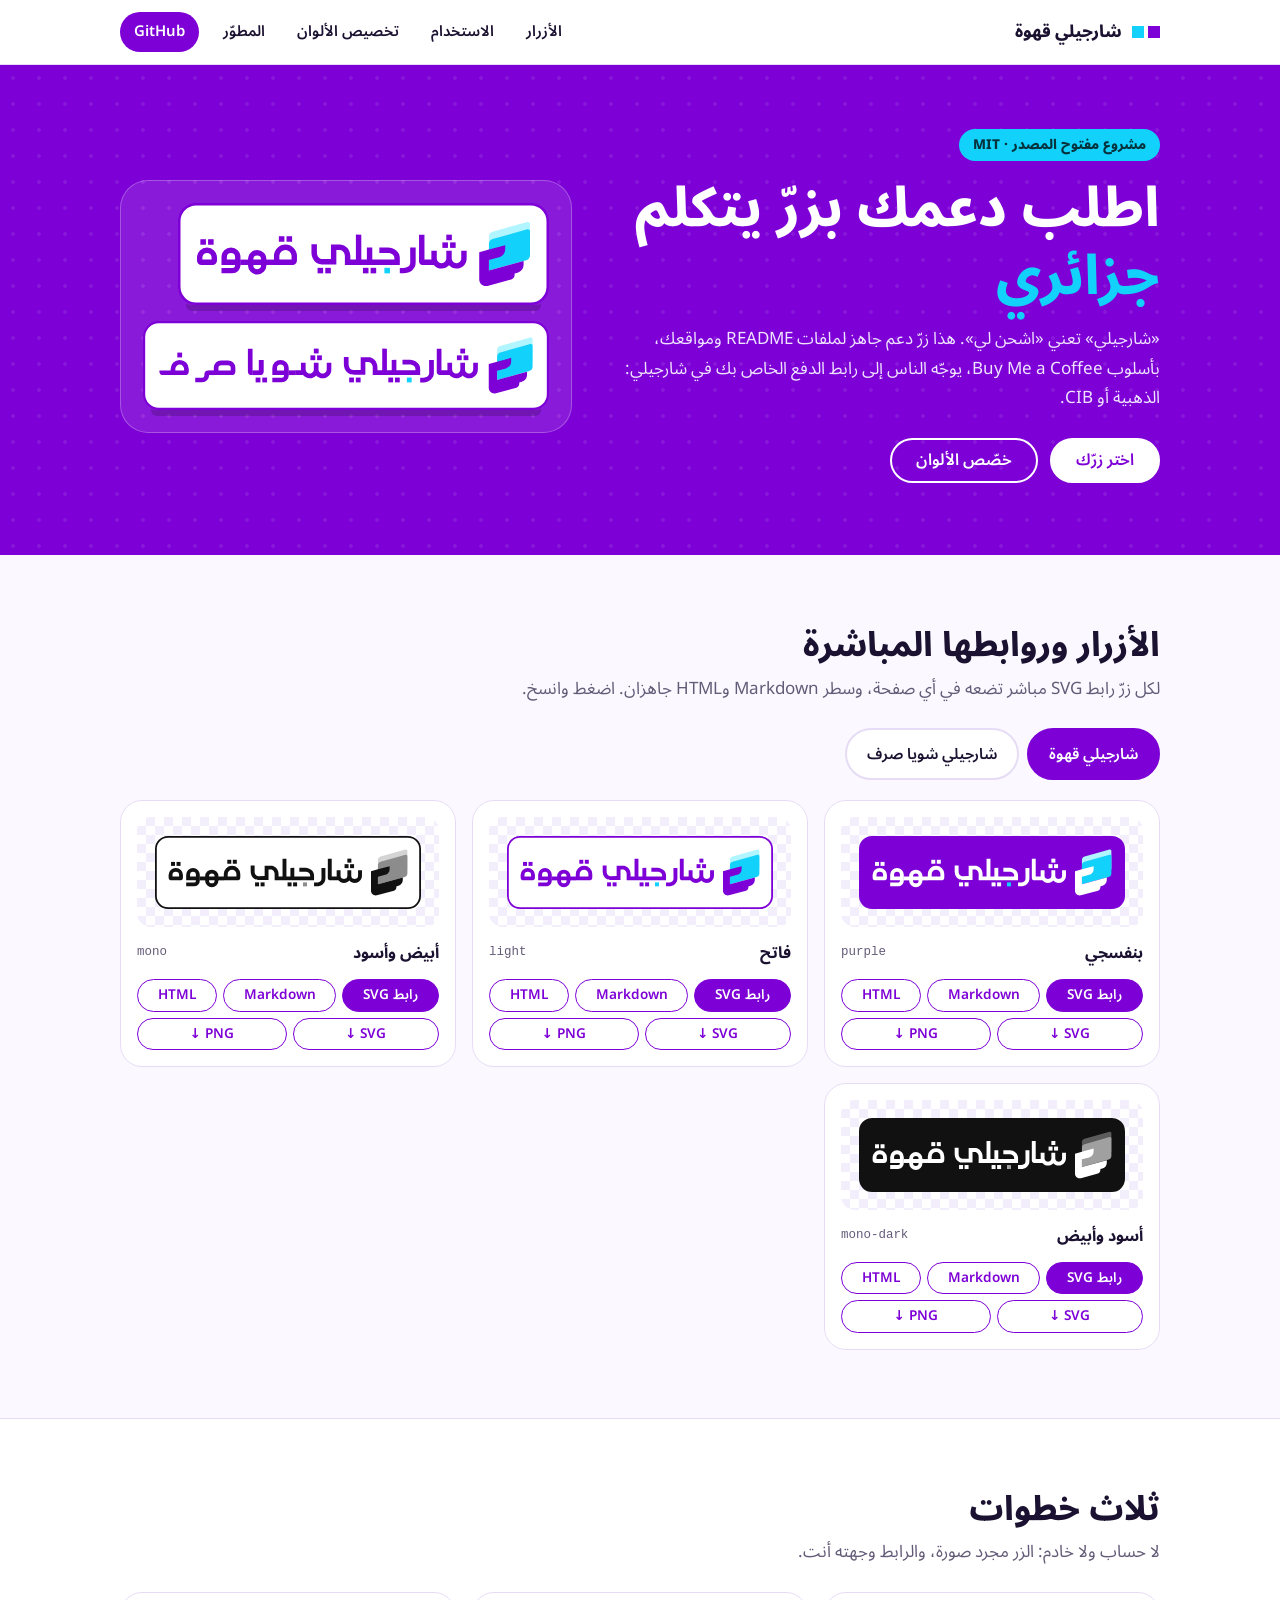
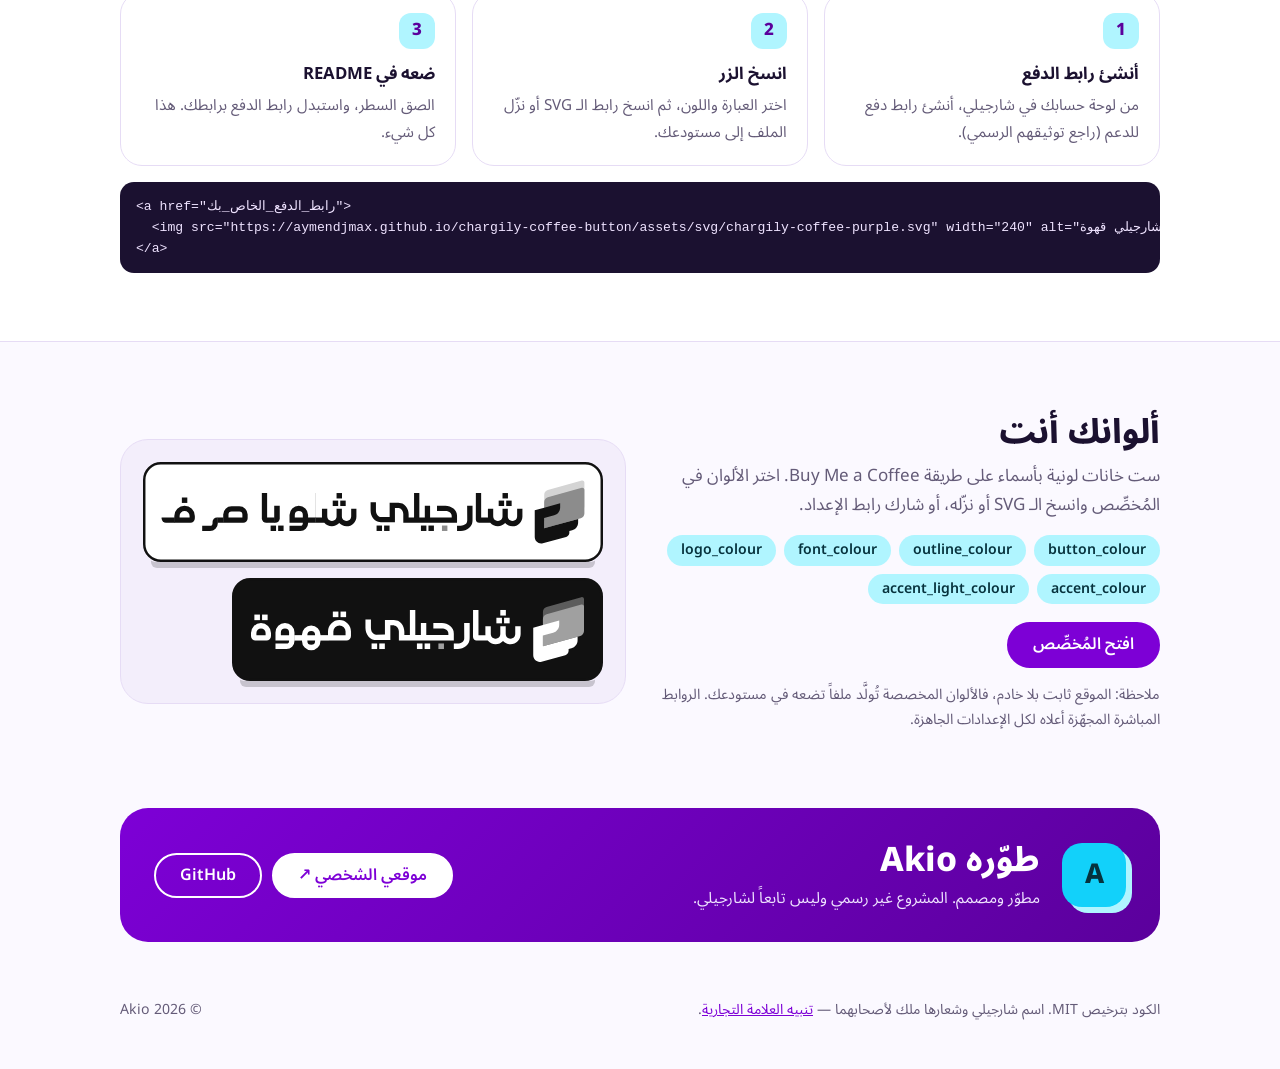
<file: index.html>
<!doctype html>
<html lang="ar" dir="rtl">
<head>
<meta charset="utf-8">
<meta name="viewport" content="width=device-width, initial-scale=1">
<title>شارجيلي قهوة — أزرار دعم جزائرية لمشاريعك مفتوحة المصدر</title>
<meta name="description" content="أزرار دعم جاهزة بالعربية والدارجة الجزائرية لملفات README، بأسلوب Buy Me a Coffee: «شارجيلي قهوة» و«شارجيلي شويا صرف». روابط SVG مباشرة وألوان قابلة للتخصيص.">
<meta name="theme-color" content="#7D00D6">
<link rel="canonical" href="https://aymendjmax.github.io/chargily-coffee-button/">
<meta property="og:type" content="website"><meta property="og:locale" content="ar_DZ">
<meta property="og:title" content="شارجيلي قهوة — أزرار دعم جزائرية">
<meta property="og:description" content="أزرار دعم بالعربية لـ README، بروابط SVG مباشرة وألوان قابلة للتخصيص.">
<meta property="og:image" content="https://aymendjmax.github.io/chargily-coffee-button/assets/png/chargily-coffee-purple.png">
<meta name="twitter:card" content="summary_large_image">
<link rel="icon" href="data:image/svg+xml,%3Csvg xmlns='http://www.w3.org/2000/svg' viewBox='0 0 100 100'%3E%3Ctext y='.9em' font-size='90'%3E%E2%98%95%3C/text%3E%3C/svg%3E">
<link rel="preconnect" href="https://fonts.googleapis.com"><link rel="preconnect" href="https://fonts.gstatic.com" crossorigin>
<link href="https://fonts.googleapis.com/css2?family=Noto+Sans+Arabic:wght@400;600;800&display=swap" rel="stylesheet">
<style>
:root{--p:#7D00D6;--pd:#5b009c;--c:#12d1fa;--pale:#b0f5ff;--ink:#1b1130;--mut:#645b78;--bg:#fbf9ff;--card:#fff;--line:#e6dcf5;--r:22px}
*,*::before,*::after{box-sizing:border-box}html{scroll-behavior:smooth;scroll-padding-top:76px}
body{margin:0;background:var(--bg);color:var(--ink);font:400 17px/1.75 "Noto Sans Arabic",system-ui,-apple-system,"Segoe UI",Tahoma,sans-serif}
a{color:var(--p)}img{max-width:100%;height:auto;display:block}:focus-visible{outline:3px solid var(--c);outline-offset:2px}
.wrap{max-width:1080px;margin:0 auto;padding:0 20px}
.site-header{position:sticky;top:0;z-index:20;background:#ffffffee;backdrop-filter:blur(10px);border-bottom:1px solid var(--line)}
.bar{display:flex;align-items:center;gap:16px;height:64px}
.brand{display:flex;align-items:center;gap:10px;font-weight:800;font-size:1.05rem;color:var(--ink);text-decoration:none;white-space:nowrap}
.dots{display:flex;gap:4px}.dots i{width:12px;height:12px;background:var(--p);display:block}.dots i+i{background:var(--c)}
#nav{display:flex;align-items:center;gap:4px;margin-inline-start:auto}
#nav a{color:var(--ink);text-decoration:none;padding:7px 14px;border-radius:999px;font-weight:600;font-size:.93rem}
#nav a:hover,#nav a[aria-current=page]{background:var(--pale);color:var(--pd)}
#nav a.gh{background:var(--p);color:#fff;margin-inline-start:6px}#nav a.gh:hover{background:var(--pd)}
#menu{display:none;margin-inline-start:auto;width:44px;height:44px;border:2px solid var(--line);background:#fff;color:var(--ink);border-radius:12px;font-size:1.3rem;line-height:1;cursor:pointer;place-items:center}
.btn{display:inline-flex;align-items:center;justify-content:center;gap:8px;border:2px solid var(--p);background:var(--p);color:#fff;border-radius:999px;padding:11px 24px;font:600 1rem/1.2 "Noto Sans Arabic",system-ui,sans-serif;text-decoration:none;cursor:pointer;transition:transform .15s,box-shadow .15s}
.btn:hover{transform:translateY(-2px);box-shadow:0 8px 0 -2px var(--pale)}
.btn.alt{background:#fff;color:var(--p)}.btn.sm{padding:7px 14px;font-size:.85rem;border-width:1.5px}
h2{font-size:clamp(1.5rem,3.4vw,2.1rem);line-height:1.35;margin:0 0 6px;font-weight:800}
.lead{color:var(--mut);margin:0 0 24px;max-width:40em}
.devsec{padding:8px 0 56px}
.dev{display:grid;grid-template-columns:auto 1fr auto;gap:22px;align-items:center;background:linear-gradient(135deg,var(--p),var(--pd));color:#fff;border-radius:28px;padding:30px 34px}
.dev .av{width:64px;height:64px;border-radius:20px;background:var(--c);color:#06323d;display:grid;place-items:center;font-weight:800;font-size:1.7rem;box-shadow:6px 6px 0 var(--pale)}
.dev h2{color:#fff;margin:0}.dev p{margin:2px 0 0;color:#efe3ff;font-size:.97rem}
.dev .links{display:flex;gap:10px}.dev .btn{background:#fff;color:var(--p);border-color:#fff}.dev .btn.alt{background:transparent;color:#fff}
footer{padding:0 0 46px;color:var(--mut);font-size:.88rem}footer .wrap{display:flex;justify-content:space-between;gap:10px 20px;flex-wrap:wrap}
#toast{position:fixed;inset-inline:0;bottom:22px;margin:auto;width:max-content;max-width:90%;background:var(--ink);color:#fff;padding:9px 18px;border-radius:999px;font-size:.9rem;opacity:0;pointer-events:none;transition:opacity .2s;z-index:30}
#toast.on,#toast.show{opacity:1}
@media(max-width:820px){
 #menu{display:grid}
 #nav{display:none;position:absolute;top:100%;inset-inline:0;flex-direction:column;align-items:stretch;gap:2px;margin:0;padding:10px 16px 16px;background:#fff;border-bottom:1px solid var(--line);box-shadow:0 18px 30px -18px #1b11302e}
 #nav.open{display:flex}#nav a{padding:12px 14px;border-radius:12px;font-size:1rem}#nav a.gh{margin:6px 0 0;text-align:center}
 .dev{grid-template-columns:auto 1fr;padding:26px 22px}.dev .links{grid-column:1/-1;display:grid;grid-template-columns:1fr 1fr}
}
@media(max-width:480px){
 body{font-size:16px}.dev{grid-template-columns:1fr;justify-items:center;text-align:center}.dev .links{grid-template-columns:1fr;width:100%}footer .wrap{flex-direction:column;text-align:center}
}

section{padding:68px 0}
.hero{background:var(--p);color:#fff;position:relative;overflow:hidden}
.hero::before{content:"";position:absolute;inset:0;background-image:radial-gradient(#ffffff26 2px,transparent 2px);background-size:26px 26px;opacity:.6}
.hero .wrap{position:relative;display:grid;grid-template-columns:1.1fr .9fr;gap:36px;align-items:center;padding-top:64px;padding-bottom:72px}
.eyebrow{display:inline-block;background:var(--c);color:#06323d;font-weight:800;font-size:.85rem;padding:4px 14px;border-radius:999px}
h1{font-size:clamp(2rem,5.2vw,3.4rem);line-height:1.25;margin:14px 0;font-weight:800}h1 em{font-style:normal;color:var(--c)}
.hero p{color:#efe3ff;max-width:34em;margin:0 0 24px}.hero .btn{background:#fff;color:var(--p);border-color:#fff}.hero .btn.alt{background:transparent;color:#fff}
.hero .row{display:flex;gap:12px;flex-wrap:wrap}
.stack{background:#ffffff1a;border:1px solid #ffffff40;border-radius:28px;padding:22px;display:grid;gap:16px}
.stack img{border-radius:14px;box-shadow:0 14px 0 -8px #0000002e}
.tabs{display:flex;gap:8px;flex-wrap:wrap;margin-bottom:20px}
.tab{border:2px solid var(--line);background:#fff;color:var(--ink);border-radius:999px;padding:8px 20px;font:600 .95rem "Noto Sans Arabic",sans-serif;cursor:pointer}
.tab[aria-selected=true]{background:var(--p);border-color:var(--p);color:#fff}
.group[hidden]{display:none}
.grid{display:grid;grid-template-columns:repeat(auto-fill,minmax(min(100%,310px),1fr));gap:16px}
.card{background:var(--card);border:1px solid var(--line);border-radius:var(--r);padding:16px;display:flex;flex-direction:column;gap:12px}
.card .pv{background:repeating-conic-gradient(#f3eefb 0 25%,#fff 0 50%) 0 0/18px 18px;border-radius:14px;padding:18px;display:grid;place-items:center;min-height:110px}
.card h3{margin:0;font-size:1rem;display:flex;justify-content:space-between;align-items:center}
.card h3 small{color:var(--mut);font-weight:400;font-family:ui-monospace,Menlo,Consolas,monospace;font-size:.78rem;direction:ltr}
.acts{display:flex;flex-wrap:wrap;gap:6px}.acts .btn{flex:1 1 auto}
.steps{display:grid;grid-template-columns:repeat(auto-fit,minmax(min(100%,240px),1fr));gap:16px;counter-reset:s}
.step{background:#fff;border:1px solid var(--line);border-radius:var(--r);padding:20px}
.step::before{counter-increment:s;content:counter(s);display:grid;place-items:center;width:36px;height:36px;border-radius:12px;background:var(--pale);color:var(--pd);font-weight:800;margin-bottom:10px}
.step h3{margin:0 0 4px;font-size:1.05rem}.step p{margin:0;color:var(--mut);font-size:.95rem}
pre,code{font-family:ui-monospace,SFMono-Regular,Menlo,Consolas,monospace;direction:ltr}
pre{background:#1b1130;color:#efe3ff;padding:14px 16px;border-radius:14px;overflow-x:auto;font-size:.82rem;text-align:left;margin:16px 0 0;line-height:1.6}
.band{background:#fff;border-block:1px solid var(--line)}
.two{display:grid;grid-template-columns:1fr 1fr;gap:28px;align-items:center}
.pills{display:flex;gap:8px;flex-wrap:wrap;margin:14px 0 0}.pills span{background:var(--pale);color:#06323d;border-radius:999px;padding:3px 14px;font-weight:600;font-size:.88rem;direction:ltr}
@media(max-width:820px){.hero .wrap,.two{grid-template-columns:1fr}.hero .wrap{padding-top:44px;padding-bottom:48px}section{padding:52px 0}}
</style>
</head>
<body>
<header class="site-header"><div class="wrap bar"><a class="brand" href="#top"><span class="dots" aria-hidden="true"><i></i><i></i></span>شارجيلي قهوة</a><button id="menu" type="button" aria-label="القائمة" aria-expanded="false" aria-controls="nav">☰</button><nav id="nav" aria-label="التنقل"><a href="#buttons">الأزرار</a><a href="#use">الاستخدام</a><a href="builder/">تخصيص الألوان</a><a href="#dev">المطوّر</a><a class="gh" href="https://github.com/Aymendjmax/chargily-coffee-button" rel="noopener">GitHub</a></nav></div></header><script>(function(){var b=document.getElementById("menu"),n=document.getElementById("nav");b.addEventListener("click",function(){var o=n.classList.toggle("open");b.setAttribute("aria-expanded",o)});n.addEventListener("click",function(e){if(e.target.closest("a")){n.classList.remove("open");b.setAttribute("aria-expanded",false)}})})();</script>

<main id="top">
<div class="hero"><div class="wrap">
  <div>
    <span class="eyebrow">مشروع مفتوح المصدر · MIT</span>
    <h1>اطلب دعمك بزرّ يتكلم <em>جزائري</em></h1>
    <p>«شارجيلي» تعني «اشحن لي». هذا زرّ دعم جاهز لملفات README ومواقعك، بأسلوب Buy Me a Coffee، يوجّه الناس إلى رابط الدفع الخاص بك في شارجيلي: الذهبية أو CIB.</p>
    <div class="row"><a class="btn" href="#buttons">اختر زرّك</a><a class="btn alt" href="builder/">خصّص الألوان</a></div>
  </div>
  <div class="stack">
    <img src="assets/svg/chargily-coffee-light.svg" alt="شارجيلي قهوة" width="371" height="103">
    <img src="assets/svg/chargily-sarf-light.svg" alt="شارجيلي شويا صرف" width="470" height="103">
  </div>
</div></div>

<section id="buttons"><div class="wrap">
  <h2>الأزرار وروابطها المباشرة</h2>
  <p class="lead">لكل زرّ رابط SVG مباشر تضعه في أي صفحة، وسطر Markdown وHTML جاهزان. اضغط وانسخ.</p>
  <div class="tabs" role="tablist" aria-label="العبارة"><button class="tab" role="tab" data-g="g-coffee" aria-selected="true">شارجيلي قهوة</button><button class="tab" role="tab" data-g="g-sarf" aria-selected="false">شارجيلي شويا صرف</button></div>
  <div class="group" id="g-coffee" role="tabpanel"><div class="grid"><article class="card"><div class="pv"><img src="assets/svg/chargily-coffee-purple.svg" alt="شارجيلي قهوة — بنفسجي" loading="lazy"></div><h3>بنفسجي<small>purple</small></h3><div class="acts"><button class="btn sm" data-copy="https://aymendjmax.github.io/chargily-coffee-button/assets/svg/chargily-coffee-purple.svg" data-msg="تم نسخ رابط SVG">رابط SVG</button><button class="btn sm alt" data-copy="[![شارجيلي قهوة](https://aymendjmax.github.io/chargily-coffee-button/assets/svg/chargily-coffee-purple.svg)](رابط_الدفع_الخاص_بك)" data-msg="تم نسخ Markdown">Markdown</button><button class="btn sm alt" data-copy="&lt;a href=&quot;رابط_الدفع_الخاص_بك&quot;>&lt;img src=&quot;https://aymendjmax.github.io/chargily-coffee-button/assets/svg/chargily-coffee-purple.svg&quot; width=&quot;240&quot; alt=&quot;شارجيلي قهوة&quot;>&lt;/a>" data-msg="تم نسخ HTML">HTML</button><a class="btn sm alt" href="assets/svg/chargily-coffee-purple.svg" download>SVG ↓</a><a class="btn sm alt" href="assets/png/chargily-coffee-purple.png" download>PNG ↓</a></div></article><article class="card"><div class="pv"><img src="assets/svg/chargily-coffee-light.svg" alt="شارجيلي قهوة — فاتح" loading="lazy"></div><h3>فاتح<small>light</small></h3><div class="acts"><button class="btn sm" data-copy="https://aymendjmax.github.io/chargily-coffee-button/assets/svg/chargily-coffee-light.svg" data-msg="تم نسخ رابط SVG">رابط SVG</button><button class="btn sm alt" data-copy="[![شارجيلي قهوة](https://aymendjmax.github.io/chargily-coffee-button/assets/svg/chargily-coffee-light.svg)](رابط_الدفع_الخاص_بك)" data-msg="تم نسخ Markdown">Markdown</button><button class="btn sm alt" data-copy="&lt;a href=&quot;رابط_الدفع_الخاص_بك&quot;>&lt;img src=&quot;https://aymendjmax.github.io/chargily-coffee-button/assets/svg/chargily-coffee-light.svg&quot; width=&quot;240&quot; alt=&quot;شارجيلي قهوة&quot;>&lt;/a>" data-msg="تم نسخ HTML">HTML</button><a class="btn sm alt" href="assets/svg/chargily-coffee-light.svg" download>SVG ↓</a><a class="btn sm alt" href="assets/png/chargily-coffee-light.png" download>PNG ↓</a></div></article><article class="card"><div class="pv"><img src="assets/svg/chargily-coffee-mono.svg" alt="شارجيلي قهوة — أبيض وأسود" loading="lazy"></div><h3>أبيض وأسود<small>mono</small></h3><div class="acts"><button class="btn sm" data-copy="https://aymendjmax.github.io/chargily-coffee-button/assets/svg/chargily-coffee-mono.svg" data-msg="تم نسخ رابط SVG">رابط SVG</button><button class="btn sm alt" data-copy="[![شارجيلي قهوة](https://aymendjmax.github.io/chargily-coffee-button/assets/svg/chargily-coffee-mono.svg)](رابط_الدفع_الخاص_بك)" data-msg="تم نسخ Markdown">Markdown</button><button class="btn sm alt" data-copy="&lt;a href=&quot;رابط_الدفع_الخاص_بك&quot;>&lt;img src=&quot;https://aymendjmax.github.io/chargily-coffee-button/assets/svg/chargily-coffee-mono.svg&quot; width=&quot;240&quot; alt=&quot;شارجيلي قهوة&quot;>&lt;/a>" data-msg="تم نسخ HTML">HTML</button><a class="btn sm alt" href="assets/svg/chargily-coffee-mono.svg" download>SVG ↓</a><a class="btn sm alt" href="assets/png/chargily-coffee-mono.png" download>PNG ↓</a></div></article><article class="card"><div class="pv"><img src="assets/svg/chargily-coffee-mono-dark.svg" alt="شارجيلي قهوة — أسود وأبيض" loading="lazy"></div><h3>أسود وأبيض<small>mono-dark</small></h3><div class="acts"><button class="btn sm" data-copy="https://aymendjmax.github.io/chargily-coffee-button/assets/svg/chargily-coffee-mono-dark.svg" data-msg="تم نسخ رابط SVG">رابط SVG</button><button class="btn sm alt" data-copy="[![شارجيلي قهوة](https://aymendjmax.github.io/chargily-coffee-button/assets/svg/chargily-coffee-mono-dark.svg)](رابط_الدفع_الخاص_بك)" data-msg="تم نسخ Markdown">Markdown</button><button class="btn sm alt" data-copy="&lt;a href=&quot;رابط_الدفع_الخاص_بك&quot;>&lt;img src=&quot;https://aymendjmax.github.io/chargily-coffee-button/assets/svg/chargily-coffee-mono-dark.svg&quot; width=&quot;240&quot; alt=&quot;شارجيلي قهوة&quot;>&lt;/a>" data-msg="تم نسخ HTML">HTML</button><a class="btn sm alt" href="assets/svg/chargily-coffee-mono-dark.svg" download>SVG ↓</a><a class="btn sm alt" href="assets/png/chargily-coffee-mono-dark.png" download>PNG ↓</a></div></article></div></div><div class="group" id="g-sarf" role="tabpanel" hidden><div class="grid"><article class="card"><div class="pv"><img src="assets/svg/chargily-sarf-purple.svg" alt="شارجيلي شويا صرف — بنفسجي" loading="lazy"></div><h3>بنفسجي<small>purple</small></h3><div class="acts"><button class="btn sm" data-copy="https://aymendjmax.github.io/chargily-coffee-button/assets/svg/chargily-sarf-purple.svg" data-msg="تم نسخ رابط SVG">رابط SVG</button><button class="btn sm alt" data-copy="[![شارجيلي شويا صرف](https://aymendjmax.github.io/chargily-coffee-button/assets/svg/chargily-sarf-purple.svg)](رابط_الدفع_الخاص_بك)" data-msg="تم نسخ Markdown">Markdown</button><button class="btn sm alt" data-copy="&lt;a href=&quot;رابط_الدفع_الخاص_بك&quot;>&lt;img src=&quot;https://aymendjmax.github.io/chargily-coffee-button/assets/svg/chargily-sarf-purple.svg&quot; width=&quot;240&quot; alt=&quot;شارجيلي شويا صرف&quot;>&lt;/a>" data-msg="تم نسخ HTML">HTML</button><a class="btn sm alt" href="assets/svg/chargily-sarf-purple.svg" download>SVG ↓</a><a class="btn sm alt" href="assets/png/chargily-sarf-purple.png" download>PNG ↓</a></div></article><article class="card"><div class="pv"><img src="assets/svg/chargily-sarf-light.svg" alt="شارجيلي شويا صرف — فاتح" loading="lazy"></div><h3>فاتح<small>light</small></h3><div class="acts"><button class="btn sm" data-copy="https://aymendjmax.github.io/chargily-coffee-button/assets/svg/chargily-sarf-light.svg" data-msg="تم نسخ رابط SVG">رابط SVG</button><button class="btn sm alt" data-copy="[![شارجيلي شويا صرف](https://aymendjmax.github.io/chargily-coffee-button/assets/svg/chargily-sarf-light.svg)](رابط_الدفع_الخاص_بك)" data-msg="تم نسخ Markdown">Markdown</button><button class="btn sm alt" data-copy="&lt;a href=&quot;رابط_الدفع_الخاص_بك&quot;>&lt;img src=&quot;https://aymendjmax.github.io/chargily-coffee-button/assets/svg/chargily-sarf-light.svg&quot; width=&quot;240&quot; alt=&quot;شارجيلي شويا صرف&quot;>&lt;/a>" data-msg="تم نسخ HTML">HTML</button><a class="btn sm alt" href="assets/svg/chargily-sarf-light.svg" download>SVG ↓</a><a class="btn sm alt" href="assets/png/chargily-sarf-light.png" download>PNG ↓</a></div></article><article class="card"><div class="pv"><img src="assets/svg/chargily-sarf-mono.svg" alt="شارجيلي شويا صرف — أبيض وأسود" loading="lazy"></div><h3>أبيض وأسود<small>mono</small></h3><div class="acts"><button class="btn sm" data-copy="https://aymendjmax.github.io/chargily-coffee-button/assets/svg/chargily-sarf-mono.svg" data-msg="تم نسخ رابط SVG">رابط SVG</button><button class="btn sm alt" data-copy="[![شارجيلي شويا صرف](https://aymendjmax.github.io/chargily-coffee-button/assets/svg/chargily-sarf-mono.svg)](رابط_الدفع_الخاص_بك)" data-msg="تم نسخ Markdown">Markdown</button><button class="btn sm alt" data-copy="&lt;a href=&quot;رابط_الدفع_الخاص_بك&quot;>&lt;img src=&quot;https://aymendjmax.github.io/chargily-coffee-button/assets/svg/chargily-sarf-mono.svg&quot; width=&quot;240&quot; alt=&quot;شارجيلي شويا صرف&quot;>&lt;/a>" data-msg="تم نسخ HTML">HTML</button><a class="btn sm alt" href="assets/svg/chargily-sarf-mono.svg" download>SVG ↓</a><a class="btn sm alt" href="assets/png/chargily-sarf-mono.png" download>PNG ↓</a></div></article><article class="card"><div class="pv"><img src="assets/svg/chargily-sarf-mono-dark.svg" alt="شارجيلي شويا صرف — أسود وأبيض" loading="lazy"></div><h3>أسود وأبيض<small>mono-dark</small></h3><div class="acts"><button class="btn sm" data-copy="https://aymendjmax.github.io/chargily-coffee-button/assets/svg/chargily-sarf-mono-dark.svg" data-msg="تم نسخ رابط SVG">رابط SVG</button><button class="btn sm alt" data-copy="[![شارجيلي شويا صرف](https://aymendjmax.github.io/chargily-coffee-button/assets/svg/chargily-sarf-mono-dark.svg)](رابط_الدفع_الخاص_بك)" data-msg="تم نسخ Markdown">Markdown</button><button class="btn sm alt" data-copy="&lt;a href=&quot;رابط_الدفع_الخاص_بك&quot;>&lt;img src=&quot;https://aymendjmax.github.io/chargily-coffee-button/assets/svg/chargily-sarf-mono-dark.svg&quot; width=&quot;240&quot; alt=&quot;شارجيلي شويا صرف&quot;>&lt;/a>" data-msg="تم نسخ HTML">HTML</button><a class="btn sm alt" href="assets/svg/chargily-sarf-mono-dark.svg" download>SVG ↓</a><a class="btn sm alt" href="assets/png/chargily-sarf-mono-dark.png" download>PNG ↓</a></div></article></div></div>
</div></section>

<section id="use" class="band"><div class="wrap">
  <h2>ثلاث خطوات</h2>
  <p class="lead">لا حساب ولا خادم: الزر مجرد صورة، والرابط وجهته أنت.</p>
  <div class="steps">
    <div class="step"><h3>أنشئ رابط الدفع</h3><p>من لوحة حسابك في شارجيلي، أنشئ رابط دفع للدعم (راجع توثيقهم الرسمي).</p></div>
    <div class="step"><h3>انسخ الزر</h3><p>اختر العبارة واللون، ثم انسخ رابط الـ SVG أو نزّل الملف إلى مستودعك.</p></div>
    <div class="step"><h3>ضعه في README</h3><p>الصق السطر، واستبدل رابط الدفع برابطك. هذا كل شيء.</p></div>
  </div>
  <pre id="snip">&lt;a href="رابط_الدفع_الخاص_بك"&gt;
  &lt;img src="https://aymendjmax.github.io/chargily-coffee-button/assets/svg/chargily-coffee-purple.svg" width="240" alt="شارجيلي قهوة"&gt;
&lt;/a&gt;</pre>
</div></section>

<section><div class="wrap two">
  <div>
    <h2>ألوانك أنت</h2>
    <p class="lead" style="margin-bottom:10px">ست خانات لونية بأسماء على طريقة Buy Me a Coffee. اختر الألوان في المُخصِّص وانسخ الـ SVG أو نزّله، أو شارك رابط الإعداد.</p>
    <div class="pills"><span>button_colour</span><span>outline_colour</span><span>font_colour</span><span>logo_colour</span><span>accent_colour</span><span>accent_light_colour</span></div>
    <p style="margin:18px 0 0"><a class="btn" href="builder/">افتح المُخصِّص</a></p>
    <p class="lead" style="margin:14px 0 0;font-size:.9rem">ملاحظة: الموقع ثابت بلا خادم، فالألوان المخصصة تُولَّد ملفاً تضعه في مستودعك. الروابط المباشرة المجهّزة أعلاه لكل الإعدادات الجاهزة.</p>
  </div>
  <div class="stack" style="background:#f3eefb;border-color:var(--line)"><img src="assets/svg/chargily-sarf-mono.svg" alt="شارجيلي شويا صرف — أبيض وأسود" width="470" height="103"><img src="assets/svg/chargily-coffee-mono-dark.svg" alt="شارجيلي قهوة — أسود وأبيض" width="371" height="103"></div>
</div></section>

<section id="dev" class="devsec"><div class="wrap"><div class="dev"><div class="av" aria-hidden="true">A</div><div class="who"><h2>طوّره Akio</h2><p>مطوّر ومصمم. المشروع غير رسمي وليس تابعاً لشارجيلي.</p></div><div class="links"><a class="btn" href="https://akio-web.vercel.app" target="_blank" rel="noopener">موقعي الشخصي ↗</a><a class="btn alt" href="https://github.com/Aymendjmax" target="_blank" rel="noopener">GitHub</a></div></div></div></section>
</main>

<footer><div class="wrap"><span>الكود بترخيص MIT. اسم شارجيلي وشعارها ملك لأصحابهما — <a href="https://github.com/Aymendjmax/chargily-coffee-button/blob/main/NOTICE.md">تنبيه العلامة التجارية</a>.</span><span>© 2026 Akio</span></div></footer>
<div id="toast" role="status"></div>
<script>
const $=(s,e=document)=>e.querySelector(s),$$=(s,e=document)=>[...e.querySelectorAll(s)];
function toast(m){const t=$("#toast");t.textContent=m;t.classList.add("on");clearTimeout(toast.t);toast.t=setTimeout(()=>t.classList.remove("on"),1800)}
async function copy(txt,msg){try{await navigator.clipboard.writeText(txt);toast(msg)}catch(e){const a=document.createElement("textarea");a.value=txt;a.style.cssText="position:fixed;opacity:0";document.body.appendChild(a);a.select();let ok=false;try{ok=document.execCommand("copy")}catch(_){}a.remove();toast(ok?msg:"تعذّر النسخ تلقائياً")}}
document.addEventListener("click",e=>{const b=e.target.closest("[data-copy]");if(b){e.preventDefault();copy(b.dataset.copy,b.dataset.msg||"تم النسخ")}});
$$(".tab").forEach(t=>t.addEventListener("click",()=>{$$(".tab").forEach(x=>x.setAttribute("aria-selected",x===t));$$(".group").forEach(g=>g.hidden=g.id!==t.dataset.g)}));
</script>
</body>
</html>
</file>
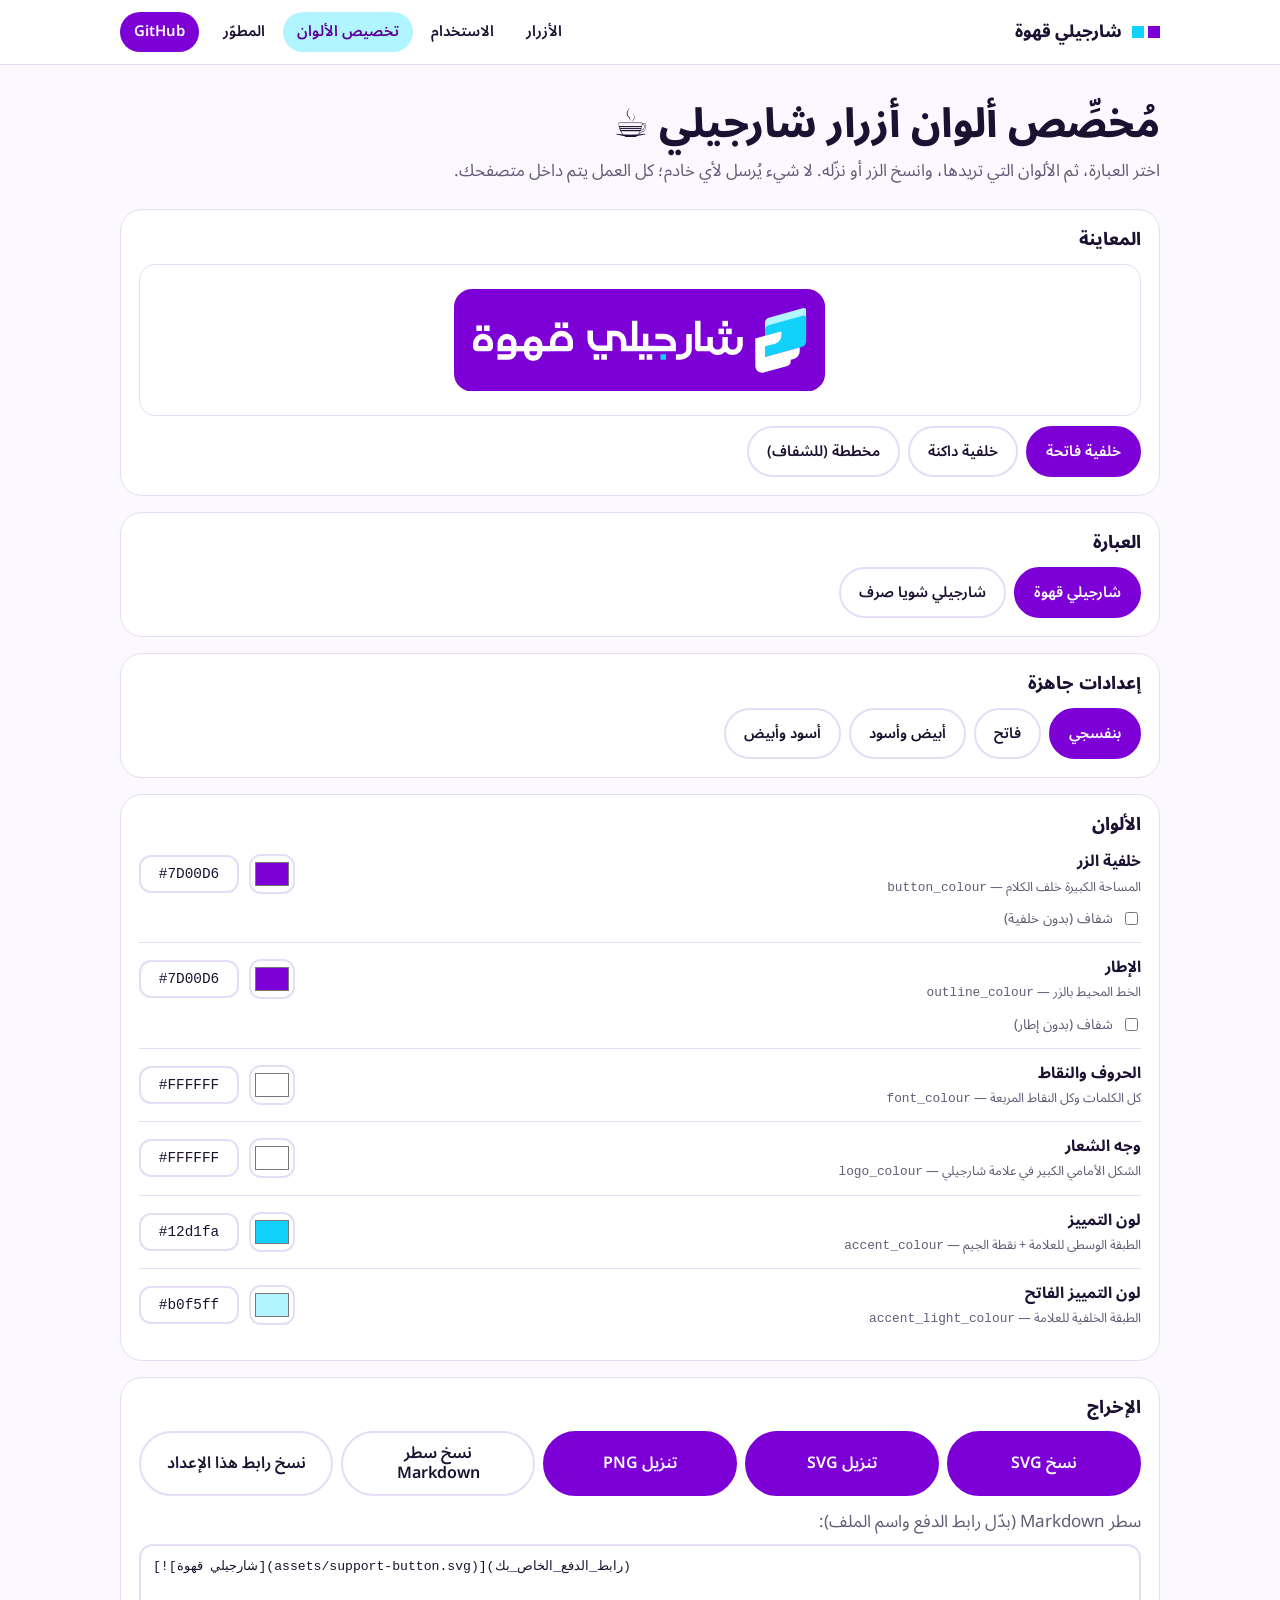
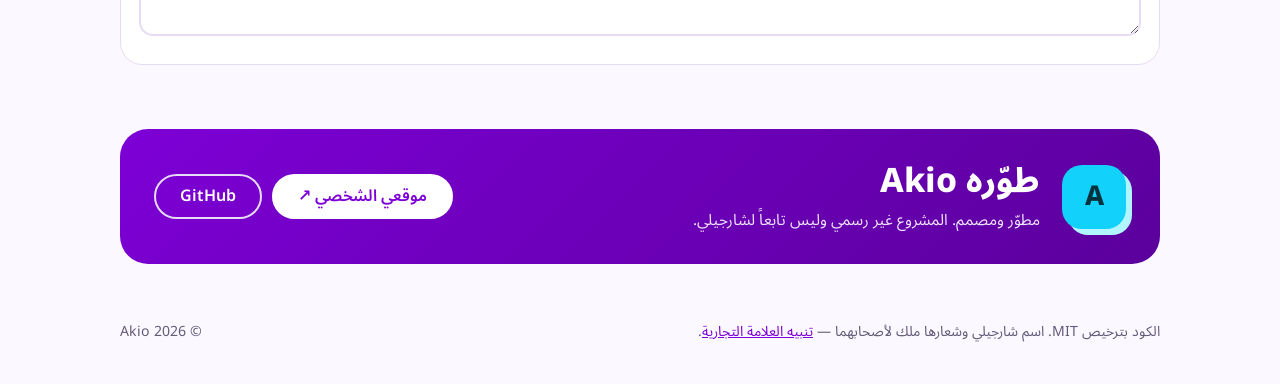
<file: builder/index.html>
<!doctype html>
<html lang="ar" dir="rtl">
<head>
<meta charset="utf-8">
<meta name="viewport" content="width=device-width, initial-scale=1, viewport-fit=cover">
<title>مُخصِّص ألوان أزرار شارجيلي</title>
<link rel="preconnect" href="https://fonts.googleapis.com"><link rel="preconnect" href="https://fonts.gstatic.com" crossorigin>
<link href="https://fonts.googleapis.com/css2?family=Noto+Sans+Arabic:wght@400;600;800&display=swap" rel="stylesheet">
<meta name="theme-color" content="#7D00D6">
<link rel="icon" href="data:image/svg+xml,%3Csvg xmlns='http://www.w3.org/2000/svg' viewBox='0 0 100 100'%3E%3Ctext y='.9em' font-size='90'%3E%E2%98%95%3C/text%3E%3C/svg%3E">
<style>
:root{--p:#7D00D6;--pd:#5b009c;--c:#12d1fa;--pale:#b0f5ff;--ink:#1b1130;--mut:#645b78;--bg:#fbf9ff;--card:#fff;--line:#e6dcf5;--r:22px}
*,*::before,*::after{box-sizing:border-box}html{scroll-behavior:smooth;scroll-padding-top:76px}
body{margin:0;background:var(--bg);color:var(--ink);font:400 17px/1.75 "Noto Sans Arabic",system-ui,-apple-system,"Segoe UI",Tahoma,sans-serif}
a{color:var(--p)}img{max-width:100%;height:auto;display:block}:focus-visible{outline:3px solid var(--c);outline-offset:2px}
.wrap{max-width:1080px;margin:0 auto;padding:0 20px}
.site-header{position:sticky;top:0;z-index:20;background:#ffffffee;backdrop-filter:blur(10px);border-bottom:1px solid var(--line)}
.bar{display:flex;align-items:center;gap:16px;height:64px}
.brand{display:flex;align-items:center;gap:10px;font-weight:800;font-size:1.05rem;color:var(--ink);text-decoration:none;white-space:nowrap}
.dots{display:flex;gap:4px}.dots i{width:12px;height:12px;background:var(--p);display:block}.dots i+i{background:var(--c)}
#nav{display:flex;align-items:center;gap:4px;margin-inline-start:auto}
#nav a{color:var(--ink);text-decoration:none;padding:7px 14px;border-radius:999px;font-weight:600;font-size:.93rem}
#nav a:hover,#nav a[aria-current=page]{background:var(--pale);color:var(--pd)}
#nav a.gh{background:var(--p);color:#fff;margin-inline-start:6px}#nav a.gh:hover{background:var(--pd)}
#menu{display:none;margin-inline-start:auto;width:44px;height:44px;border:2px solid var(--line);background:#fff;color:var(--ink);border-radius:12px;font-size:1.3rem;line-height:1;cursor:pointer;place-items:center}
.btn{display:inline-flex;align-items:center;justify-content:center;gap:8px;border:2px solid var(--p);background:var(--p);color:#fff;border-radius:999px;padding:11px 24px;font:600 1rem/1.2 "Noto Sans Arabic",system-ui,sans-serif;text-decoration:none;cursor:pointer;transition:transform .15s,box-shadow .15s}
.btn:hover{transform:translateY(-2px);box-shadow:0 8px 0 -2px var(--pale)}
.btn.alt{background:#fff;color:var(--p)}.btn.sm{padding:7px 14px;font-size:.85rem;border-width:1.5px}
h2{font-size:clamp(1.5rem,3.4vw,2.1rem);line-height:1.35;margin:0 0 6px;font-weight:800}
.lead{color:var(--mut);margin:0 0 24px;max-width:40em}
.devsec{padding:8px 0 56px}
.dev{display:grid;grid-template-columns:auto 1fr auto;gap:22px;align-items:center;background:linear-gradient(135deg,var(--p),var(--pd));color:#fff;border-radius:28px;padding:30px 34px}
.dev .av{width:64px;height:64px;border-radius:20px;background:var(--c);color:#06323d;display:grid;place-items:center;font-weight:800;font-size:1.7rem;box-shadow:6px 6px 0 var(--pale)}
.dev h2{color:#fff;margin:0}.dev p{margin:2px 0 0;color:#efe3ff;font-size:.97rem}
.dev .links{display:flex;gap:10px}.dev .btn{background:#fff;color:var(--p);border-color:#fff}.dev .btn.alt{background:transparent;color:#fff}
footer{padding:0 0 46px;color:var(--mut);font-size:.88rem}footer .wrap{display:flex;justify-content:space-between;gap:10px 20px;flex-wrap:wrap}
#toast{position:fixed;inset-inline:0;bottom:22px;margin:auto;width:max-content;max-width:90%;background:var(--ink);color:#fff;padding:9px 18px;border-radius:999px;font-size:.9rem;opacity:0;pointer-events:none;transition:opacity .2s;z-index:30}
#toast.on,#toast.show{opacity:1}
@media(max-width:820px){
 #menu{display:grid}
 #nav{display:none;position:absolute;top:100%;inset-inline:0;flex-direction:column;align-items:stretch;gap:2px;margin:0;padding:10px 16px 16px;background:#fff;border-bottom:1px solid var(--line);box-shadow:0 18px 30px -18px #1b11302e}
 #nav.open{display:flex}#nav a{padding:12px 14px;border-radius:12px;font-size:1rem}#nav a.gh{margin:6px 0 0;text-align:center}
 .dev{grid-template-columns:auto 1fr;padding:26px 22px}.dev .links{grid-column:1/-1;display:grid;grid-template-columns:1fr 1fr}
}
@media(max-width:480px){
 body{font-size:16px}.dev{grid-template-columns:1fr;justify-items:center;text-align:center}.dev .links{grid-template-columns:1fr;width:100%}footer .wrap{flex-direction:column;text-align:center}
}

.bmain{padding:34px 20px 40px}
.bmain h1{font-size:clamp(1.7rem,4.2vw,2.5rem);line-height:1.3;margin:0 0 6px;font-weight:800}
.sub{color:var(--mut);margin:0 0 22px;max-width:42em}
.bmain section{background:var(--card);border:1px solid var(--line);border-radius:var(--r);padding:18px;margin-bottom:16px}
.bmain section h2{font-size:1.1rem;margin:0 0 12px}
.stage{border-radius:16px;padding:24px 12px;display:flex;justify-content:center;align-items:center;overflow-x:auto;border:1px solid var(--line)}
.stage.light{background:#fff}.stage.dark{background:#0d1117}
.stage.checker{background-color:#fff;background-image:linear-gradient(45deg,#d8d8d8 25%,transparent 25%,transparent 75%,#d8d8d8 75%),linear-gradient(45deg,#d8d8d8 25%,transparent 25%,transparent 75%,#d8d8d8 75%);background-size:20px 20px;background-position:0 0,10px 10px}
.stage svg{max-width:100%;height:auto;display:block}
.row{display:flex;flex-wrap:wrap;gap:8px}
.chip{appearance:none;border:2px solid var(--line);background:#fff;color:var(--ink);border-radius:999px;padding:8px 18px;font:600 .92rem "Noto Sans Arabic",sans-serif;cursor:pointer}
.chip[aria-pressed="true"]{background:var(--p);color:#fff;border-color:var(--p)}
.slot{display:grid;grid-template-columns:1fr auto auto;gap:8px 10px;align-items:center;padding:11px 0;border-top:1px solid var(--line)}
.slot:first-child{border-top:0;padding-top:0}
.slot .name{font-weight:700;font-size:.97rem}.slot .hint{display:block;color:var(--mut);font-weight:400;font-size:.8rem}
.slot input[type=color]{width:46px;height:40px;padding:2px;border:2px solid var(--line);border-radius:12px;background:#fff;cursor:pointer}
.slot input[type=text]{width:100px;direction:ltr;text-align:center;font:.9rem ui-monospace,Menlo,Consolas,monospace;padding:9px 6px;border:2px solid var(--line);border-radius:12px;background:#fff;color:var(--ink)}
.slot input[type=text].bad{border-color:#d33}
.slot label.tr{grid-column:1/-1;font-size:.86rem;color:var(--mut);display:flex;gap:8px;align-items:center}
.warn{background:#fff4e0;color:#7a4a00;border-radius:14px;padding:10px 14px;font-size:.9rem;margin-top:12px}.warn[hidden]{display:none}
.actions{display:grid;grid-template-columns:repeat(auto-fit,minmax(min(100%,170px),1fr));gap:8px}
.btn.alt{border-color:var(--line);color:var(--ink)}
textarea{width:100%;min-height:92px;direction:ltr;text-align:left;font:.82rem ui-monospace,Menlo,Consolas,monospace;padding:12px;border:2px solid var(--line);border-radius:14px;background:#fff;color:var(--ink);resize:vertical}
@media(max-width:480px){.bmain{padding:24px 14px 32px}.slot{grid-template-columns:1fr auto}.slot .name{grid-column:1/-1}.slot input[type=text]{width:100%}.bmain section{padding:14px}}
</style>
</head>
<body>
<header class="site-header"><div class="wrap bar"><a class="brand" href="../"><span class="dots" aria-hidden="true"><i></i><i></i></span>شارجيلي قهوة</a><button id="menu" type="button" aria-label="القائمة" aria-expanded="false" aria-controls="nav">☰</button><nav id="nav" aria-label="التنقل"><a href="../#buttons">الأزرار</a><a href="../#use">الاستخدام</a><a href="../builder/" aria-current="page">تخصيص الألوان</a><a href="../#dev">المطوّر</a><a class="gh" href="https://github.com/Aymendjmax/chargily-coffee-button" rel="noopener">GitHub</a></nav></div></header><script>(function(){var b=document.getElementById("menu"),n=document.getElementById("nav");b.addEventListener("click",function(){var o=n.classList.toggle("open");b.setAttribute("aria-expanded",o)});n.addEventListener("click",function(e){if(e.target.closest("a")){n.classList.remove("open");b.setAttribute("aria-expanded",false)}})})();</script>
<main class="wrap bmain">
  <h1>مُخصِّص ألوان أزرار شارجيلي ☕</h1>
  <p class="sub">اختر العبارة، ثم الألوان التي تريدها، وانسخ الزر أو نزّله. لا شيء يُرسل لأي خادم؛ كل العمل يتم داخل متصفحك.</p>

  <section aria-labelledby="h-prev">
    <h2 id="h-prev">المعاينة</h2>
    <div id="stage" class="stage light" aria-live="polite"></div>
    <div class="row" style="margin-top:10px" id="bgchips" role="group" aria-label="خلفية المعاينة">
      <button class="chip" data-bg="light" aria-pressed="true" type="button">خلفية فاتحة</button>
      <button class="chip" data-bg="dark" aria-pressed="false" type="button">خلفية داكنة</button>
      <button class="chip" data-bg="checker" aria-pressed="false" type="button">مخططة (للشفاف)</button>
    </div>
  </section>

  <section aria-labelledby="h-phrase">
    <h2 id="h-phrase">العبارة</h2>
    <div class="row" id="phrases" role="group" aria-label="العبارة"></div>
  </section>

  <section aria-labelledby="h-presets">
    <h2 id="h-presets">إعدادات جاهزة</h2>
    <div class="row" id="presets" role="group" aria-label="إعدادات جاهزة"></div>
  </section>

  <section aria-labelledby="h-colors">
    <h2 id="h-colors">الألوان</h2>
    <div id="slots"></div>
    <div id="warn" class="warn" hidden></div>
  </section>

  <section aria-labelledby="h-out">
    <h2 id="h-out">الإخراج</h2>
    <div class="actions">
      <button class="btn" id="copySvg" type="button">نسخ SVG</button>
      <button class="btn" id="dlSvg" type="button">تنزيل SVG</button>
      <button class="btn" id="dlPng" type="button">تنزيل PNG</button>
      <button class="btn alt" id="copyMd" type="button">نسخ سطر Markdown</button>
      <button class="btn alt" id="copyLink" type="button">نسخ رابط هذا الإعداد</button>
    </div>
    <p class="sub" style="margin:12px 0 6px">سطر Markdown (بدّل رابط الدفع واسم الملف):</p>
    <textarea id="md" readonly aria-label="سطر Markdown"></textarea>
  </section>

</main>
<section id="dev" class="devsec"><div class="wrap"><div class="dev"><div class="av" aria-hidden="true">A</div><div class="who"><h2>طوّره Akio</h2><p>مطوّر ومصمم. المشروع غير رسمي وليس تابعاً لشارجيلي.</p></div><div class="links"><a class="btn" href="https://akio-web.vercel.app" target="_blank" rel="noopener">موقعي الشخصي ↗</a><a class="btn alt" href="https://github.com/Aymendjmax" target="_blank" rel="noopener">GitHub</a></div></div></div></section>
<footer><div class="wrap"><span>الكود بترخيص MIT. اسم شارجيلي وشعارها ملك لأصحابهما — <a href="https://github.com/Aymendjmax/chargily-coffee-button/blob/main/NOTICE.md">تنبيه العلامة التجارية</a>.</span><span>© 2026 Akio</span></div></footer>
<div id="toast" role="status"></div>

<script>
const TEMPLATES = {"coffee": "<svg xmlns=\"http://www.w3.org/2000/svg\" viewBox=\"-534 -76 1484.52 410.54\" width=\"371.13\" height=\"102.64\" role=\"img\" aria-label=\"شارجيلي قهوة\"><title>شارجيلي قهوة</title><rect x=\"-529\" y=\"-71\" width=\"1474.52\" height=\"400.54\" rx=\"68\" fill=\"@@BUTTON@@\" stroke=\"@@OUTLINE@@\" stroke-width=\"10\"/><path fill=\"@@ACCENT_LIGHT@@\" d=\"M874.51,8.23v97.7c0,8.98-6.04,16.91-14.74,19.3l-149.6,41.85V58.65c0-8.98,6.04-16.91,14.74-19.29L864.11.3c.73-.2,1.48-.3,2.22-.3,3.93,0,8.18,3.15,8.18,8.23\"></path><path fill=\"@@ACCENT@@\" d=\"M859.77,154.81c8.69-2.38,14.76-10.33,14.76-19.3V37.82c0-5.08-4.27-8.23-8.18-8.23-.75,0-1.49.09-2.24.28l-139.18,39.07c-8.72,2.38-14.76,10.33-14.76,19.3v107.69l.09-.02,149.51-41.09Z\"></path><path fill=\"@@LOGO@@\" d=\"M848.9,157.8v14.29c0,15.01-10.05,28.2-24.52,32.19l-11.45,3.1v6.62c0,8.21-5.43,15.43-13.31,17.69l-94.99,25.92c-16.76,4.55-33.24-8.09-33.24-25.43v-110.3l38.76-10.47,65.2-17.6v16.6c0,15.01-10.02,28.2-24.52,32.17l-40.68,10.91v42.45l36.55-10.05,102.19-28.09Z\"></path><rect fill=\"@@ACCENT@@\" x=\"291.9\" y=\"184.89\" width=\"22.24\" height=\"22.24\"></rect><rect fill=\"@@FONT@@\" x=\"205.96\" y=\"184.89\" width=\"22.24\" height=\"22.24\"></rect><rect fill=\"@@FONT@@\" x=\"236.75\" y=\"184.89\" width=\"22.24\" height=\"22.24\"></rect><rect fill=\"@@FONT@@\" x=\"539.6\" y=\"51.44\" width=\"22.24\" height=\"22.24\"></rect><rect fill=\"@@FONT@@\" x=\"523.93\" y=\"82.49\" width=\"22.24\" height=\"22.24\"></rect><rect fill=\"@@FONT@@\" x=\"554.71\" y=\"82.49\" width=\"22.24\" height=\"22.24\"></rect><path fill=\"@@FONT@@\" d=\"M395.24,151.86v12.43c0,2.9-.6,6.22-2.1,8.76-1.54,2.57-3.51,4.82-6.1,6.56-2.45,1.89-5.25,3.15-8.53,4.11-2.93.94-6.21,1.41-9.26,1.52h-15.66v21.9h15.66c6.21-.1,12.06-1.18,17.68-3.03,5.75-2.12,11-4.94,15.57-8.8,4.34-3.74,7.95-8.3,10.65-13.57,3.65-7.12,3.86-14.74,3.86-22.56v-55.57h-22.12l.35,48.27Z\"></path><path fill=\"@@FONT@@\" d=\"M452.28,151.74h27.85c-.16-1.46-.25-2.94-.25-4.44v-31.06h21.65v30.9c0,3.51.95,6.68,2.59,9.61,1.77,2.8,4.09,5.15,6.89,6.79,2.91,1.74,6.08,2.55,9.57,2.55s6.66-.81,9.57-2.55c2.8-1.64,5.13-3.98,6.89-6.79,1.59-2.84,2.52-5.93,2.58-9.32,0-.04,0-.08,0-.12v-31.06h21.67v31.06s0,.08,0,.12c.05,3.39.98,6.48,2.58,9.32,1.76,2.8,4.09,5.15,6.89,6.79,2.91,1.74,6.08,2.55,9.57,2.55s6.66-.81,9.57-2.55c2.8-1.64,5.13-3.98,6.89-6.79,1.64-2.92,2.59-6.1,2.59-9.61v-30.9h21.65v31.06c0,22.48-18.22,40.7-40.7,40.7-11.82,0-22.43-5.07-29.86-13.12-7.44,8.05-18.05,13.12-29.86,13.12-12.55,0-23.77-5.69-31.23-14.62h-45.15c-7.62,0-13.79-6.18-13.79-13.79l.12-108.14h21.66l.09,100.29Z\"></path><path fill=\"@@FONT@@\" d=\"M99.6,171.54h-51.64c-7.8,0-15.42-.21-22.56-3.86-5.25-2.7-9.84-6.31-13.57-10.65-3.86-4.57-6.68-9.82-8.78-15.57-1.87-5.62-2.93-11.48-3.05-17.68v-34.18h21.9v34.18c.1,3.05.58,6.33,1.53,9.26.94,3.28,2.2,6.08,4.09,8.53,1.74,2.59,3.98,4.59,6.56,6.1,2.53,1.52,5.85,2.09,8.78,2.09l35.09-.22v-58.57h29.76c7.82,0,15.44.21,22.56,3.86,5.25,2.7,9.84,6.31,13.57,10.65,3.86,4.57,6.68,9.84,8.8,15.57,1.85,5.62,2.91,11.5,3.03,17.68v12.76l22.14-.04V51.25l21.65.19v100.24h22.29v-48.24l21.64-.2v48.23l88.43.21v-5.6c0-3.26-.71-6.18-2.09-8.76-1.54-2.57-3.51-4.82-6.1-6.56-2.45-1.89-5.25-3.15-8.53-4.11-2.93-.93-6.21-1.41-9.26-1.52h-34.18v-21.89h34.18c6.21.12,12.06,1.18,17.68,3.03,5.75,2.12,11,4.94,15.56,8.8,4.34,3.73,7.95,8.3,10.65,13.57,2.59,5.17,3.86,11,3.86,17.43v27.26l-219.83-.07v-35.7h-.06c-.17-2.7-.64-5.5-1.45-8.05-.95-3.28-2.22-6.1-4.11-8.55-1.74-2.59-3.98-4.56-6.56-6.1-2.01-1.18-4.5-1.81-6.91-2.01-.62-.06-1.27-.08-1.87-.08h-13.2v58.78Z\"></path><rect fill=\"@@FONT@@\" x=\"24.52\" y=\"184.89\" width=\"22.24\" height=\"22.24\"></rect><rect fill=\"@@FONT@@\" x=\"55.31\" y=\"184.89\" width=\"22.24\" height=\"22.24\"></rect><rect x=\"-192\" y=\"151.8\" width=\"43\" height=\"21.6\" fill=\"@@FONT@@\"/><rect x=\"-285\" y=\"151.8\" width=\"43\" height=\"21.6\" fill=\"@@FONT@@\"/><path d=\"M-150,173.4V137.5A46 46 0 0 1 -58,137.5V155.4A18 18 0 0 1 -76,173.4ZM-128.4,151.8V137.5A24.4 24.4 0 0 1 -79.6,137.5V151.8Z\" fill=\"@@FONT@@\" fill-rule=\"evenodd\"/><rect x=\"-130.52\" y=\"57.76\" width=\"22.24\" height=\"22.24\" fill=\"@@FONT@@\"/><rect x=\"-99.72\" y=\"57.76\" width=\"22.24\" height=\"22.24\" fill=\"@@FONT@@\"/><path d=\"M-217,113.2H-217A37 37 0 0 1 -180,150.2V175A37 37 0 0 1 -217,212H-217A37 37 0 0 1 -254,175V150.2A37 37 0 0 1 -217,113.2ZM-232.4,151.8V150.2A15.4 15.4 0 0 1 -201.6,150.2V151.8ZM-232.4,173.4V175A15.4 15.4 0 0 0 -201.6,175V173.4Z\" fill=\"@@FONT@@\" fill-rule=\"evenodd\"/><path d=\"M-360,173.4H-305.6V175A10.4 10.4 0 0 1 -316,185.4H-360V207H-316A32 32 0 0 0 -284,175V141.5A38 38 0 0 0 -360,141.5ZM-338.4,151.8V141.5A16.4 16.4 0 0 1 -305.6,141.5V151.8Z\" fill=\"@@FONT@@\" fill-rule=\"evenodd\"/><path d=\"M-458,155.4V143.5A40 40 0 0 1 -378,143.5V155.4A18 18 0 0 1 -396,173.4H-440A18 18 0 0 1 -458,155.4ZM-436.4,151.8V143.5A18.4 18.4 0 0 1 -399.6,143.5V151.8Z\" fill=\"@@FONT@@\" fill-rule=\"evenodd\"/><rect x=\"-444.52\" y=\"69.76\" width=\"22.24\" height=\"22.24\" fill=\"@@FONT@@\"/><rect x=\"-413.72\" y=\"69.76\" width=\"22.24\" height=\"22.24\" fill=\"@@FONT@@\"/></svg>", "sarf": "<svg xmlns=\"http://www.w3.org/2000/svg\" viewBox=\"-930.76 -76 1881.28 410.54\" width=\"470.32\" height=\"102.64\" role=\"img\" aria-label=\"شارجيلي شويا صرف\"><title>شارجيلي شويا صرف</title><rect x=\"-925.76\" y=\"-71\" width=\"1871.28\" height=\"400.54\" rx=\"68\" fill=\"@@BUTTON@@\" stroke=\"@@OUTLINE@@\" stroke-width=\"10\"/><path fill=\"@@ACCENT_LIGHT@@\" d=\"M874.51,8.23v97.7c0,8.98-6.04,16.91-14.74,19.3l-149.6,41.85V58.65c0-8.98,6.04-16.91,14.74-19.29L864.11.3c.73-.2,1.48-.3,2.22-.3,3.93,0,8.18,3.15,8.18,8.23\"></path><path fill=\"@@ACCENT@@\" d=\"M859.77,154.81c8.69-2.38,14.76-10.33,14.76-19.3V37.82c0-5.08-4.27-8.23-8.18-8.23-.75,0-1.49.09-2.24.28l-139.18,39.07c-8.72,2.38-14.76,10.33-14.76,19.3v107.69l.09-.02,149.51-41.09Z\"></path><path fill=\"@@LOGO@@\" d=\"M848.9,157.8v14.29c0,15.01-10.05,28.2-24.52,32.19l-11.45,3.1v6.62c0,8.21-5.43,15.43-13.31,17.69l-94.99,25.92c-16.76,4.55-33.24-8.09-33.24-25.43v-110.3l38.76-10.47,65.2-17.6v16.6c0,15.01-10.02,28.2-24.52,32.17l-40.68,10.91v42.45l36.55-10.05,102.19-28.09Z\"></path><rect fill=\"@@ACCENT@@\" x=\"291.9\" y=\"184.89\" width=\"22.24\" height=\"22.24\"></rect><rect fill=\"@@FONT@@\" x=\"205.96\" y=\"184.89\" width=\"22.24\" height=\"22.24\"></rect><rect fill=\"@@FONT@@\" x=\"236.75\" y=\"184.89\" width=\"22.24\" height=\"22.24\"></rect><rect fill=\"@@FONT@@\" x=\"539.6\" y=\"51.44\" width=\"22.24\" height=\"22.24\"></rect><rect fill=\"@@FONT@@\" x=\"523.93\" y=\"82.49\" width=\"22.24\" height=\"22.24\"></rect><rect fill=\"@@FONT@@\" x=\"554.71\" y=\"82.49\" width=\"22.24\" height=\"22.24\"></rect><path fill=\"@@FONT@@\" d=\"M395.24,151.86v12.43c0,2.9-.6,6.22-2.1,8.76-1.54,2.57-3.51,4.82-6.1,6.56-2.45,1.89-5.25,3.15-8.53,4.11-2.93.94-6.21,1.41-9.26,1.52h-15.66v21.9h15.66c6.21-.1,12.06-1.18,17.68-3.03,5.75-2.12,11-4.94,15.57-8.8,4.34-3.74,7.95-8.3,10.65-13.57,3.65-7.12,3.86-14.74,3.86-22.56v-55.57h-22.12l.35,48.27Z\"></path><path fill=\"@@FONT@@\" d=\"M452.28,151.74h27.85c-.16-1.46-.25-2.94-.25-4.44v-31.06h21.65v30.9c0,3.51.95,6.68,2.59,9.61,1.77,2.8,4.09,5.15,6.89,6.79,2.91,1.74,6.08,2.55,9.57,2.55s6.66-.81,9.57-2.55c2.8-1.64,5.13-3.98,6.89-6.79,1.59-2.84,2.52-5.93,2.58-9.32,0-.04,0-.08,0-.12v-31.06h21.67v31.06s0,.08,0,.12c.05,3.39.98,6.48,2.58,9.32,1.76,2.8,4.09,5.15,6.89,6.79,2.91,1.74,6.08,2.55,9.57,2.55s6.66-.81,9.57-2.55c2.8-1.64,5.13-3.98,6.89-6.79,1.64-2.92,2.59-6.1,2.59-9.61v-30.9h21.65v31.06c0,22.48-18.22,40.7-40.7,40.7-11.82,0-22.43-5.07-29.86-13.12-7.44,8.05-18.05,13.12-29.86,13.12-12.55,0-23.77-5.69-31.23-14.62h-45.15c-7.62,0-13.79-6.18-13.79-13.79l.12-108.14h21.66l.09,100.29Z\"></path><path fill=\"@@FONT@@\" d=\"M99.6,171.54h-51.64c-7.8,0-15.42-.21-22.56-3.86-5.25-2.7-9.84-6.31-13.57-10.65-3.86-4.57-6.68-9.82-8.78-15.57-1.87-5.62-2.93-11.48-3.05-17.68v-34.18h21.9v34.18c.1,3.05.58,6.33,1.53,9.26.94,3.28,2.2,6.08,4.09,8.53,1.74,2.59,3.98,4.59,6.56,6.1,2.53,1.52,5.85,2.09,8.78,2.09l35.09-.22v-58.57h29.76c7.82,0,15.44.21,22.56,3.86,5.25,2.7,9.84,6.31,13.57,10.65,3.86,4.57,6.68,9.84,8.8,15.57,1.85,5.62,2.91,11.5,3.03,17.68v12.76l22.14-.04V51.25l21.65.19v100.24h22.29v-48.24l21.64-.2v48.23l88.43.21v-5.6c0-3.26-.71-6.18-2.09-8.76-1.54-2.57-3.51-4.82-6.1-6.56-2.45-1.89-5.25-3.15-8.53-4.11-2.93-.93-6.21-1.41-9.26-1.52h-34.18v-21.89h34.18c6.21.12,12.06,1.18,17.68,3.03,5.75,2.12,11,4.94,15.56,8.8,4.34,3.73,7.95,8.3,10.65,13.57,2.59,5.17,3.86,11,3.86,17.43v27.26l-219.83-.07v-35.7h-.06c-.17-2.7-.64-5.5-1.45-8.05-.95-3.28-2.22-6.1-4.11-8.55-1.74-2.59-3.98-4.56-6.56-6.1-2.01-1.18-4.5-1.81-6.91-2.01-.62-.06-1.27-.08-1.87-.08h-13.2v58.78Z\"></path><rect fill=\"@@FONT@@\" x=\"24.52\" y=\"184.89\" width=\"22.24\" height=\"22.24\"></rect><rect fill=\"@@FONT@@\" x=\"55.31\" y=\"184.89\" width=\"22.24\" height=\"22.24\"></rect><clipPath id=\"shin\"><rect x=\"453.2\" y=\"0\" width=\"169.56\" height=\"260\"/></clipPath><g transform=\"translate(-678.76 0)\"><g clip-path=\"url(#shin)\"><rect fill=\"@@ACCENT@@\" x=\"291.9\" y=\"184.89\" width=\"22.24\" height=\"22.24\"></rect><rect fill=\"@@FONT@@\" x=\"205.96\" y=\"184.89\" width=\"22.24\" height=\"22.24\"></rect><rect fill=\"@@FONT@@\" x=\"236.75\" y=\"184.89\" width=\"22.24\" height=\"22.24\"></rect><rect fill=\"@@FONT@@\" x=\"539.6\" y=\"51.44\" width=\"22.24\" height=\"22.24\"></rect><rect fill=\"@@FONT@@\" x=\"523.93\" y=\"82.49\" width=\"22.24\" height=\"22.24\"></rect><rect fill=\"@@FONT@@\" x=\"554.71\" y=\"82.49\" width=\"22.24\" height=\"22.24\"></rect><path fill=\"@@FONT@@\" d=\"M395.24,151.86v12.43c0,2.9-.6,6.22-2.1,8.76-1.54,2.57-3.51,4.82-6.1,6.56-2.45,1.89-5.25,3.15-8.53,4.11-2.93.94-6.21,1.41-9.26,1.52h-15.66v21.9h15.66c6.21-.1,12.06-1.18,17.68-3.03,5.75-2.12,11-4.94,15.57-8.8,4.34-3.74,7.95-8.3,10.65-13.57,3.65-7.12,3.86-14.74,3.86-22.56v-55.57h-22.12l.35,48.27Z\"></path><path fill=\"@@FONT@@\" d=\"M452.28,151.74h27.85c-.16-1.46-.25-2.94-.25-4.44v-31.06h21.65v30.9c0,3.51.95,6.68,2.59,9.61,1.77,2.8,4.09,5.15,6.89,6.79,2.91,1.74,6.08,2.55,9.57,2.55s6.66-.81,9.57-2.55c2.8-1.64,5.13-3.98,6.89-6.79,1.59-2.84,2.52-5.93,2.58-9.32,0-.04,0-.08,0-.12v-31.06h21.67v31.06s0,.08,0,.12c.05,3.39.98,6.48,2.58,9.32,1.76,2.8,4.09,5.15,6.89,6.79,2.91,1.74,6.08,2.55,9.57,2.55s6.66-.81,9.57-2.55c2.8-1.64,5.13-3.98,6.89-6.79,1.64-2.92,2.59-6.1,2.59-9.61v-30.9h21.65v31.06c0,22.48-18.22,40.7-40.7,40.7-11.82,0-22.43-5.07-29.86-13.12-7.44,8.05-18.05,13.12-29.86,13.12-12.55,0-23.77-5.69-31.23-14.62h-45.15c-7.62,0-13.79-6.18-13.79-13.79l.12-108.14h21.66l.09,100.29Z\"></path><path fill=\"@@FONT@@\" d=\"M99.6,171.54h-51.64c-7.8,0-15.42-.21-22.56-3.86-5.25-2.7-9.84-6.31-13.57-10.65-3.86-4.57-6.68-9.82-8.78-15.57-1.87-5.62-2.93-11.48-3.05-17.68v-34.18h21.9v34.18c.1,3.05.58,6.33,1.53,9.26.94,3.28,2.2,6.08,4.09,8.53,1.74,2.59,3.98,4.59,6.56,6.1,2.53,1.52,5.85,2.09,8.78,2.09l35.09-.22v-58.57h29.76c7.82,0,15.44.21,22.56,3.86,5.25,2.7,9.84,6.31,13.57,10.65,3.86,4.57,6.68,9.84,8.8,15.57,1.85,5.62,2.91,11.5,3.03,17.68v12.76l22.14-.04V51.25l21.65.19v100.24h22.29v-48.24l21.64-.2v48.23l88.43.21v-5.6c0-3.26-.71-6.18-2.09-8.76-1.54-2.57-3.51-4.82-6.1-6.56-2.45-1.89-5.25-3.15-8.53-4.11-2.93-.93-6.21-1.41-9.26-1.52h-34.18v-21.89h34.18c6.21.12,12.06,1.18,17.68,3.03,5.75,2.12,11,4.94,15.56,8.8,4.34,3.73,7.95,8.3,10.65,13.57,2.59,5.17,3.86,11,3.86,17.43v27.26l-219.83-.07v-35.7h-.06c-.17-2.7-.64-5.5-1.45-8.05-.95-3.28-2.22-6.1-4.11-8.55-1.74-2.59-3.98-4.56-6.56-6.1-2.01-1.18-4.5-1.81-6.91-2.01-.62-.06-1.27-.08-1.87-.08h-13.2v58.78Z\"></path><rect fill=\"@@FONT@@\" x=\"24.52\" y=\"184.89\" width=\"22.24\" height=\"22.24\"></rect><rect fill=\"@@FONT@@\" x=\"55.31\" y=\"184.89\" width=\"22.24\" height=\"22.24\"></rect></g></g><rect x=\"-256.56\" y=\"151.8\" width=\"32\" height=\"21.6\" fill=\"@@FONT@@\"/><rect x=\"-424.16\" y=\"151.8\" width=\"32\" height=\"21.6\" fill=\"@@FONT@@\"/><rect x=\"-625.76\" y=\"151.8\" width=\"24\" height=\"21.6\" fill=\"@@FONT@@\"/><path d=\"M-331.56,173.4H-277.16V175A10.4 10.4 0 0 1 -287.56,185.4H-331.56V207H-287.56A32 32 0 0 0 -255.56,175V141.5A38 38 0 0 0 -331.56,141.5ZM-309.96,151.8V141.5A16.4 16.4 0 0 1 -277.16,141.5V151.8Z\" fill=\"@@FONT@@\" fill-rule=\"evenodd\"/><path d=\"M-393.16,103.5H-371.56V155.4A18 18 0 0 1 -389.56,173.4H-394.16V103.5Z\" fill=\"@@FONT@@\"/><rect x=\"-408.88\" y=\"185\" width=\"22.24\" height=\"22.24\" fill=\"@@FONT@@\"/><rect x=\"-378.08\" y=\"185\" width=\"22.24\" height=\"22.24\" fill=\"@@FONT@@\"/><path d=\"M-444.76,155.4V51.5H-423.16V173.4H-426.76A18 18 0 0 1 -444.76,155.4Z\" fill=\"@@FONT@@\"/><path d=\"M-602.76,173.4V140A34 34 0 0 1 -568.76,106H-536.76A34 34 0 0 1 -502.76,140V155.4A18 18 0 0 1 -520.76,173.4ZM-581.16,151.8V140A12.4 12.4 0 0 1 -568.76,127.6H-536.76A12.4 12.4 0 0 1 -524.36,140V151.8Z\" fill=\"@@FONT@@\" fill-rule=\"evenodd\"/><path d=\"M-646.36,169.8A18 18 0 0 1 -628.36,151.8H-624.76V175A32 32 0 0 1 -656.76,207H-688.76V185.4H-656.76A10.4 10.4 0 0 0 -646.36,175Z\" fill=\"@@FONT@@\"/><path d=\"M-802.76,173.4V145.5A42 42 0 0 1 -718.76,145.5V155.4A18 18 0 0 1 -736.76,173.4ZM-781.16,151.8V145.5A20.4 20.4 0 0 1 -740.36,145.5V151.8Z\" fill=\"@@FONT@@\" fill-rule=\"evenodd\"/><path d=\"M-854.76,155.4V151.8H-800.76V173.4H-836.76A18 18 0 0 1 -854.76,155.4Z\" fill=\"@@FONT@@\"/><rect x=\"-771.88\" y=\"69.76\" width=\"22.24\" height=\"22.24\" fill=\"@@FONT@@\"/></svg>"};
const PRESETS   = {"purple": {"button": "#7D00D6", "outline": "#7D00D6", "font": "#FFFFFF", "logo": "#FFFFFF", "accent": "#12d1fa", "accent_light": "#b0f5ff"}, "light": {"button": "#FFFFFF", "outline": "#7D00D6", "font": "#7D00D6", "logo": "#7D00D6", "accent": "#12d1fa", "accent_light": "#b0f5ff"}, "mono": {"button": "#FFFFFF", "outline": "#111111", "font": "#111111", "logo": "#111111", "accent": "#8C8C8C", "accent_light": "#D4D4D4"}, "mono-dark": {"button": "#111111", "outline": "#111111", "font": "#FFFFFF", "logo": "#FFFFFF", "accent": "#A0A0A0", "accent_light": "#5C5C5C"}};
const SLOTS     = [{"key": "button", "param": "button_colour", "token": "@@BUTTON@@", "transparent": true}, {"key": "outline", "param": "outline_colour", "token": "@@OUTLINE@@", "transparent": true}, {"key": "font", "param": "font_colour", "token": "@@FONT@@", "transparent": false}, {"key": "logo", "param": "logo_colour", "token": "@@LOGO@@", "transparent": false}, {"key": "accent", "param": "accent_colour", "token": "@@ACCENT@@", "transparent": false}, {"key": "accent_light", "param": "accent_light_colour", "token": "@@ACCENT_LIGHT@@", "transparent": false}];
const LABELS    = {"coffee": "شارجيلي قهوة", "sarf": "شارجيلي شويا صرف"};

const SLOT_TEXT = {
  button:       ["خلفية الزر", "المساحة الكبيرة خلف الكلام"],
  outline:      ["الإطار", "الخط المحيط بالزر"],
  font:         ["الحروف والنقاط", "كل الكلمات وكل النقاط المربعة"],
  logo:         ["وجه الشعار", "الشكل الأمامي الكبير في علامة شارجيلي"],
  accent:       ["لون التمييز", "الطبقة الوسطى للعلامة + نقطة الجيم"],
  accent_light: ["لون التمييز الفاتح", "الطبقة الخلفية للعلامة"],
};
const PRESET_TEXT = {purple:"بنفسجي", light:"فاتح", mono:"أبيض وأسود", "mono-dark":"أسود وأبيض"};
const PHRASE_ORDER = Object.keys(TEMPLATES);

const state = { phrase: PHRASE_ORDER[0], preset: "purple", colors: {}, bg: "light" };

function normHex(v){
  v = String(v).trim().toLowerCase();
  if (v === "none" || v === "transparent") return "none";
  v = v.replace(/^#/, "");
  if (/^[0-9a-f]{3}$/.test(v)) v = v.split("").map(c => c + c).join("");
  return /^[0-9a-f]{6}$/.test(v) ? "#" + v.toUpperCase() : null;
}
function lum(h){
  const c = [1,3,5].map(i => parseInt(h.substr(i,2),16)/255).map(x => x <= .03928 ? x/12.92 : Math.pow((x+.055)/1.055, 2.4));
  return .2126*c[0] + .7152*c[1] + .0722*c[2];
}
function contrast(a,b){ const x = lum(a), y = lum(b); return (Math.max(x,y)+.05)/(Math.min(x,y)+.05); }

function setPreset(name){
  state.preset = name;
  state.colors = Object.assign({}, PRESETS[name]);
}
function currentSvg(){
  let svg = TEMPLATES[state.phrase];
  SLOTS.forEach(s => { svg = svg.split(s.token).join(state.colors[s.key]); });
  return svg;
}
function paramsFor(){
  const p = new URLSearchParams();
  p.set("phrase", state.phrase);
  SLOTS.forEach(s => { const v = state.colors[s.key]; p.set(s.param, v === "none" ? "transparent" : v.replace("#","")); });
  return p;
}
function shareUrl(){
  const base = location.href.split("#")[0].split("?")[0];
  return base + "?" + paramsFor().toString();
}
function mdLine(){
  return "[![" + LABELS[state.phrase] + "](assets/support-button.svg)](رابط_الدفع_الخاص_بك)";
}

function renderAll(){
  document.getElementById("stage").innerHTML = currentSvg();
  document.getElementById("md").value = mdLine();
  // chips
  document.querySelectorAll("#phrases .chip").forEach(b => b.setAttribute("aria-pressed", String(b.dataset.phrase === state.phrase)));
  document.querySelectorAll("#presets .chip").forEach(b => {
    const same = SLOTS.every(s => PRESETS[b.dataset.preset][s.key].toLowerCase() === state.colors[s.key].toLowerCase());
    b.setAttribute("aria-pressed", String(same));
  });
  // inputs
  SLOTS.forEach(s => {
    const v = state.colors[s.key];
    const txt = document.getElementById("t-" + s.key), col = document.getElementById("c-" + s.key);
    if (document.activeElement !== txt) txt.value = v === "none" ? "none" : v;
    if (v !== "none") col.value = v.toLowerCase();
    txt.classList.remove("bad");
    const tr = document.getElementById("tr-" + s.key);
    if (tr) tr.checked = v === "none";
  });
  // contrast warning
  const w = [];
  if (state.colors.button !== "none"){
    [["font","الحروف"],["logo","وجه الشعار"]].forEach(([k,l]) => {
      const r = contrast(state.colors[k], state.colors.button);
      if (r < 3) w.push("تباين " + l + " مع الخلفية منخفض (" + r.toFixed(1) + ":1، المستحسن 3:1 فأكثر).");
    });
  }
  const el = document.getElementById("warn");
  el.hidden = !w.length; el.textContent = w.join(" ");
  // keep the URL in sync (may be blocked in sandboxed viewers)
  try { history.replaceState(null, "", "?" + paramsFor().toString()); } catch(e) {}
}

function toast(msg){
  const t = document.getElementById("toast");
  t.textContent = msg; t.classList.add("show");
  clearTimeout(toast._t); toast._t = setTimeout(() => t.classList.remove("show"), 1800);
}
async function copyText(text, okMsg){
  try { await navigator.clipboard.writeText(text); toast(okMsg); return; } catch(e) {}
  try {
    const ta = document.createElement("textarea"); ta.value = text; ta.style.position = "fixed"; ta.style.opacity = "0";
    document.body.appendChild(ta); ta.select(); const ok = document.execCommand("copy"); ta.remove();
    toast(ok ? okMsg : "تعذّر النسخ تلقائياً — انسخ يدوياً من الحقل");
  } catch(e) { toast("تعذّر النسخ تلقائياً — انسخ يدوياً من الحقل"); }
}
function download(blob, name){
  const a = document.createElement("a"); a.href = URL.createObjectURL(blob); a.download = name;
  document.body.appendChild(a); a.click(); a.remove(); setTimeout(() => URL.revokeObjectURL(a.href), 4000);
}
function fileStem(){ return "chargily-" + (state.phrase) + "-custom"; }
function downloadPng(){
  const svg = currentSvg();
  const m = svg.match(/viewBox="[^"]*?([\d.]+) ([\d.]+)"/);
  const vw = parseFloat(m[1]), vh = parseFloat(m[2]), W = 1200, H = Math.round(W * vh / vw);
  const img = new Image();
  img.onload = () => {
    const c = document.createElement("canvas"); c.width = W; c.height = H;
    c.getContext("2d").drawImage(img, 0, 0, W, H);
    c.toBlob(b => b ? download(b, fileStem() + ".png") : toast("تعذّر إنشاء PNG"), "image/png");
  };
  img.onerror = () => toast("تعذّر إنشاء PNG في هذا المتصفح");
  img.src = "data:image/svg+xml;charset=utf-8," + encodeURIComponent(svg);
}

function build(){
  // phrases
  const ph = document.getElementById("phrases");
  PHRASE_ORDER.forEach(p => {
    const b = document.createElement("button"); b.type = "button"; b.className = "chip"; b.dataset.phrase = p; b.textContent = LABELS[p];
    b.addEventListener("click", () => { state.phrase = p; renderAll(); }); ph.appendChild(b);
  });
  // presets
  const pr = document.getElementById("presets");
  Object.keys(PRESETS).forEach(n => {
    const b = document.createElement("button"); b.type = "button"; b.className = "chip"; b.dataset.preset = n; b.textContent = PRESET_TEXT[n] || n;
    b.addEventListener("click", () => { setPreset(n); renderAll(); }); pr.appendChild(b);
  });
  // slots
  const host = document.getElementById("slots");
  SLOTS.forEach(s => {
    const d = document.createElement("div"); d.className = "slot";
    const [name, hint] = SLOT_TEXT[s.key];
    d.innerHTML = '<div class="name">' + name + '<span class="hint">' + hint + ' — <code dir="ltr">' + s.param + '</code></span></div>' +
      '<input type="color" id="c-' + s.key + '" aria-label="' + name + '">' +
      '<input type="text" id="t-' + s.key + '" maxlength="11" spellcheck="false" autocomplete="off" aria-label="' + name + ' (HEX)">' +
      (s.transparent ? '<label class="tr"><input type="checkbox" id="tr-' + s.key + '"> شفاف (بدون ' + (s.key === "button" ? "خلفية" : "إطار") + ')</label>' : "");
    host.appendChild(d);
    const col = d.querySelector("#c-" + s.key), txt = d.querySelector("#t-" + s.key);
    col.addEventListener("input", () => { state.colors[s.key] = normHex(col.value); renderAll(); });
    txt.addEventListener("input", () => {
      const v = normHex(txt.value);
      if (v === null) { txt.classList.add("bad"); return; }
      if (v === "none" && !s.transparent) { txt.classList.add("bad"); return; }
      state.colors[s.key] = v; renderAll();
    });
    txt.addEventListener("blur", () => { txt.value = state.colors[s.key]; txt.classList.remove("bad"); });
    const tr = d.querySelector("#tr-" + s.key);
    if (tr) tr.addEventListener("change", () => {
      state.colors[s.key] = tr.checked ? "none" : normHex(col.value) || PRESETS[state.preset][s.key];
      if (state.colors[s.key] === "none" && state.bg === "light") setBg("checker");
      renderAll();
    });
  });
  // preview background chips
  document.querySelectorAll("#bgchips .chip").forEach(b => b.addEventListener("click", () => setBg(b.dataset.bg)));
  // actions
  document.getElementById("copySvg").addEventListener("click", () => copyText(currentSvg(), "تم نسخ SVG"));
  document.getElementById("dlSvg").addEventListener("click", () => download(new Blob([currentSvg()], {type:"image/svg+xml"}), fileStem() + ".svg"));
  document.getElementById("dlPng").addEventListener("click", downloadPng);
  document.getElementById("copyMd").addEventListener("click", () => copyText(mdLine(), "تم نسخ سطر Markdown"));
  document.getElementById("copyLink").addEventListener("click", () => copyText(shareUrl(), "تم نسخ رابط الإعداد"));
}
function setBg(bg){
  state.bg = bg;
  document.getElementById("stage").className = "stage " + bg;
  document.querySelectorAll("#bgchips .chip").forEach(b => b.setAttribute("aria-pressed", String(b.dataset.bg === bg)));
}

function readUrl(){
  const q = new URLSearchParams(location.search);
  setPreset(PRESETS[q.get("preset")] ? q.get("preset") : "purple");
  if (TEMPLATES[q.get("phrase")]) state.phrase = q.get("phrase");
  SLOTS.forEach(s => {
    const raw = q.get(s.param);
    if (raw === null) return;
    const v = normHex(raw);
    if (v && (v !== "none" || s.transparent)) state.colors[s.key] = v;
  });
}

build();
readUrl();
renderAll();
</script>
</body>
</html>
</file>
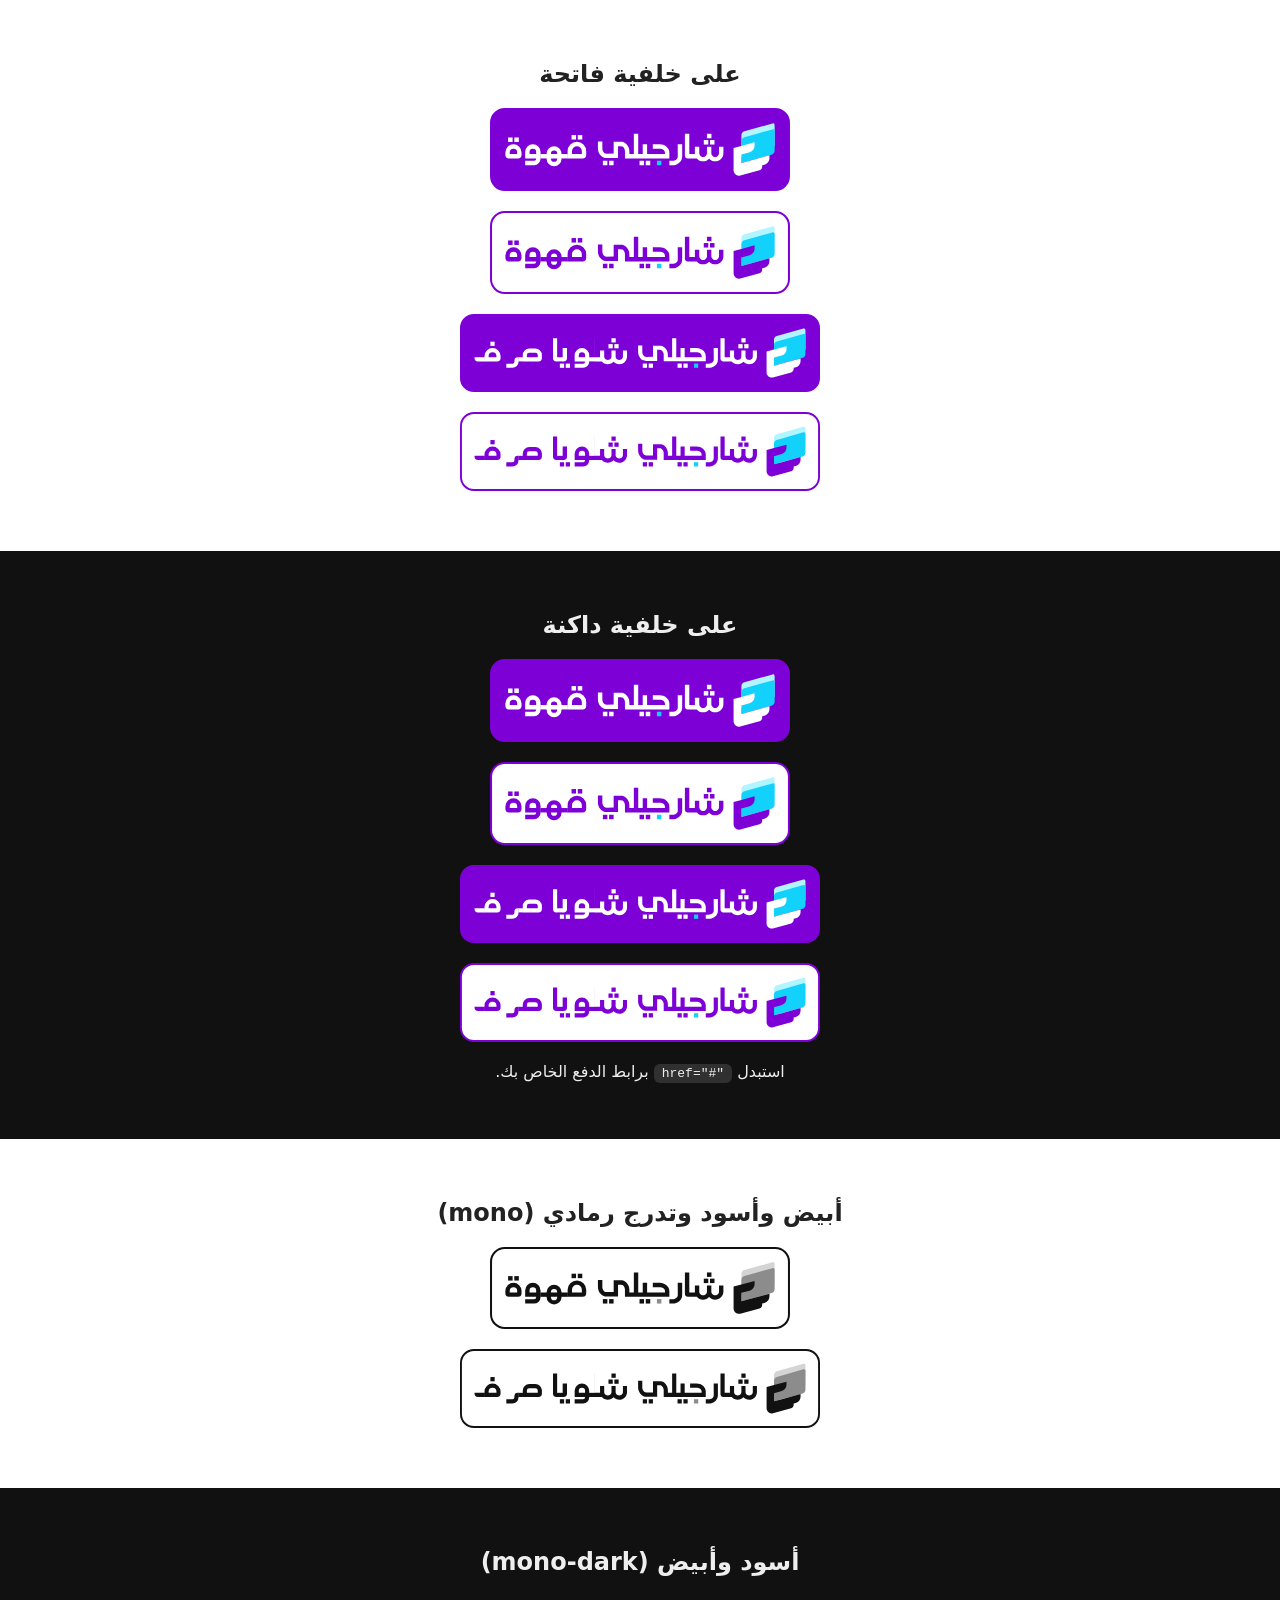
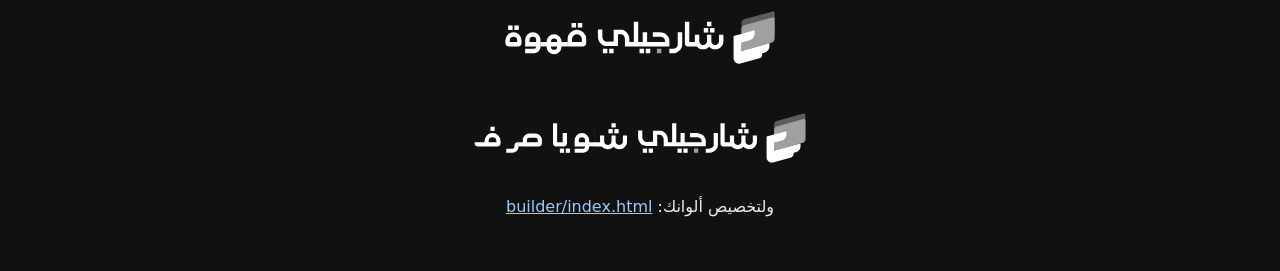
<file: examples/index.html>
<!doctype html>
<html lang="ar" dir="rtl">
<head>
<meta charset="utf-8">
<meta name="viewport" content="width=device-width, initial-scale=1">
<title>شارجيلي قهوة — معاينة</title>
<style>
  body{font-family:system-ui,"Noto Sans Arabic",sans-serif;margin:0;color:#222}
  section{padding:40px 20px;text-align:center}
  .light{background:#fff}.dark{background:#111;color:#eee}
  img{max-width:90%;height:auto}
  code{direction:ltr;display:inline-block;background:#8884;padding:2px 8px;border-radius:6px}
</style>
</head>
<body>
<section class="light">
  <h2>على خلفية فاتحة</h2>
  <p><a href="#"><img src="../assets/svg/chargily-coffee-purple.svg" width="300" alt="شارجيلي قهوة"></a></p>
  <p><a href="#"><img src="../assets/svg/chargily-coffee-light.svg" width="300" alt="شارجيلي قهوة"></a></p>
  <p><a href="#"><img src="../assets/svg/chargily-sarf-purple.svg" width="360" alt="شارجيلي شويا صرف"></a></p>
  <p><a href="#"><img src="../assets/svg/chargily-sarf-light.svg" width="360" alt="شارجيلي شويا صرف"></a></p>
</section>
<section class="dark">
  <h2>على خلفية داكنة</h2>
  <p><a href="#"><img src="../assets/svg/chargily-coffee-purple.svg" width="300" alt="شارجيلي قهوة"></a></p>
  <p><a href="#"><img src="../assets/svg/chargily-coffee-light.svg" width="300" alt="شارجيلي قهوة"></a></p>
  <p><a href="#"><img src="../assets/svg/chargily-sarf-purple.svg" width="360" alt="شارجيلي شويا صرف"></a></p>
  <p><a href="#"><img src="../assets/svg/chargily-sarf-light.svg" width="360" alt="شارجيلي شويا صرف"></a></p>
  <p>استبدل <code>href="#"</code> برابط الدفع الخاص بك.</p>
</section>
<section class="light">
  <h2>أبيض وأسود وتدرج رمادي (mono)</h2>
  <p><a href="#"><img src="../assets/svg/chargily-coffee-mono.svg" width="300" alt="شارجيلي قهوة"></a></p>
  <p><a href="#"><img src="../assets/svg/chargily-sarf-mono.svg" width="360" alt="شارجيلي شويا صرف"></a></p>
</section>
<section class="dark">
  <h2>أسود وأبيض (mono-dark)</h2>
  <p><a href="#"><img src="../assets/svg/chargily-coffee-mono-dark.svg" width="300" alt="شارجيلي قهوة"></a></p>
  <p><a href="#"><img src="../assets/svg/chargily-sarf-mono-dark.svg" width="360" alt="شارجيلي شويا صرف"></a></p>
  <p>ولتخصيص ألوانك: <a href="../builder/index.html" style="color:#9cf">builder/index.html</a></p>
</section>
</body>
</html>
</file>
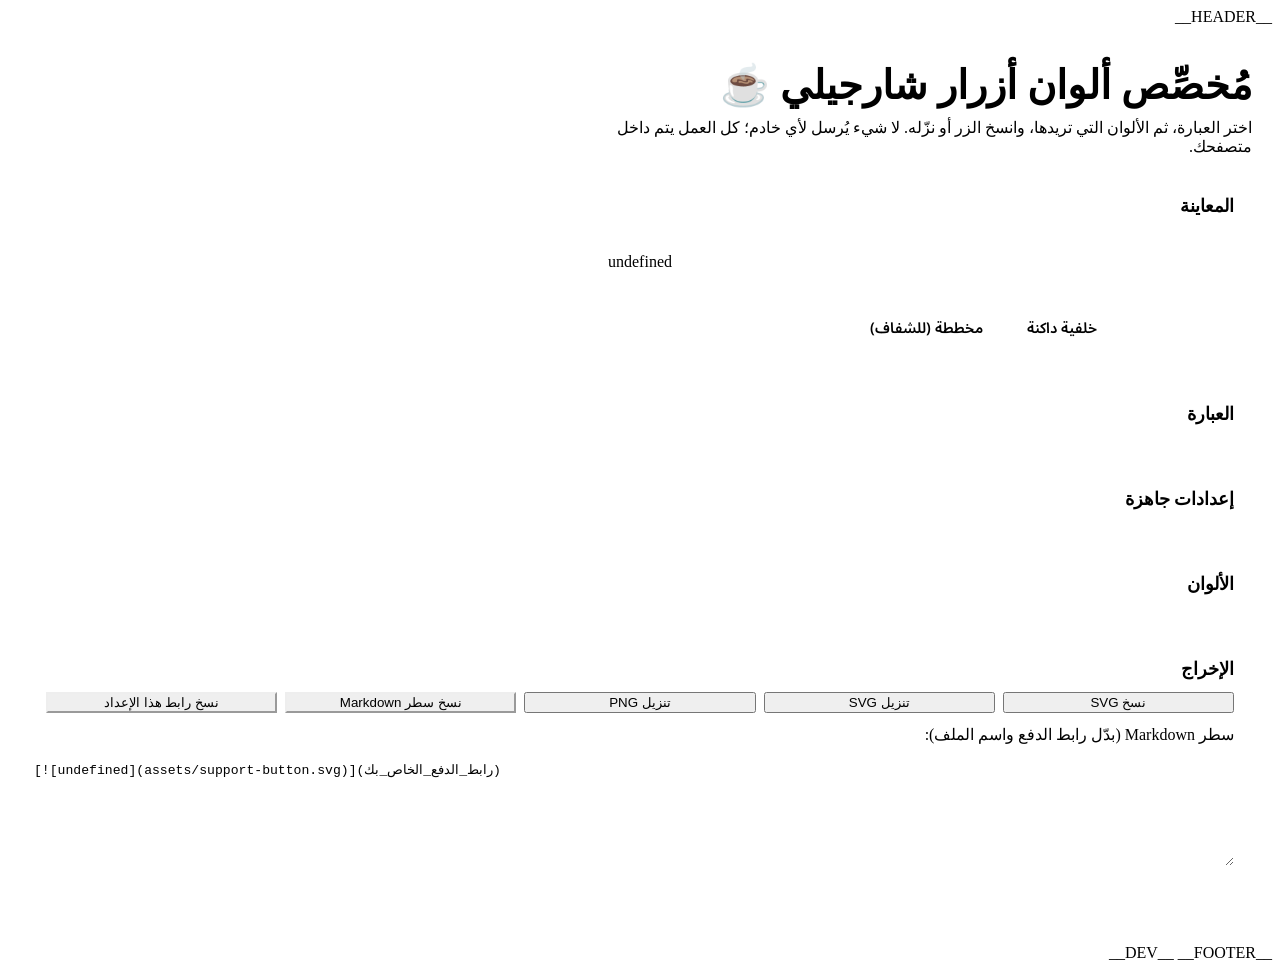
<file: src/builder_template.html>
<!doctype html>
<html lang="ar" dir="rtl">
<head>
<meta charset="utf-8">
<meta name="viewport" content="width=device-width, initial-scale=1, viewport-fit=cover">
<title>مُخصِّص ألوان أزرار شارجيلي</title>
<link rel="preconnect" href="https://fonts.googleapis.com"><link rel="preconnect" href="https://fonts.gstatic.com" crossorigin>
<link href="https://fonts.googleapis.com/css2?family=Noto+Sans+Arabic:wght@400;600;800&display=swap" rel="stylesheet">
<meta name="theme-color" content="#7D00D6">
<link rel="icon" href="data:image/svg+xml,%3Csvg xmlns='http://www.w3.org/2000/svg' viewBox='0 0 100 100'%3E%3Ctext y='.9em' font-size='90'%3E%E2%98%95%3C/text%3E%3C/svg%3E">
<style>
/*__SHARED_CSS__*/
.bmain{padding:34px 20px 40px}
.bmain h1{font-size:clamp(1.7rem,4.2vw,2.5rem);line-height:1.3;margin:0 0 6px;font-weight:800}
.sub{color:var(--mut);margin:0 0 22px;max-width:42em}
.bmain section{background:var(--card);border:1px solid var(--line);border-radius:var(--r);padding:18px;margin-bottom:16px}
.bmain section h2{font-size:1.1rem;margin:0 0 12px}
.stage{border-radius:16px;padding:24px 12px;display:flex;justify-content:center;align-items:center;overflow-x:auto;border:1px solid var(--line)}
.stage.light{background:#fff}.stage.dark{background:#0d1117}
.stage.checker{background-color:#fff;background-image:linear-gradient(45deg,#d8d8d8 25%,transparent 25%,transparent 75%,#d8d8d8 75%),linear-gradient(45deg,#d8d8d8 25%,transparent 25%,transparent 75%,#d8d8d8 75%);background-size:20px 20px;background-position:0 0,10px 10px}
.stage svg{max-width:100%;height:auto;display:block}
.row{display:flex;flex-wrap:wrap;gap:8px}
.chip{appearance:none;border:2px solid var(--line);background:#fff;color:var(--ink);border-radius:999px;padding:8px 18px;font:600 .92rem "Noto Sans Arabic",sans-serif;cursor:pointer}
.chip[aria-pressed="true"]{background:var(--p);color:#fff;border-color:var(--p)}
.slot{display:grid;grid-template-columns:1fr auto auto;gap:8px 10px;align-items:center;padding:11px 0;border-top:1px solid var(--line)}
.slot:first-child{border-top:0;padding-top:0}
.slot .name{font-weight:700;font-size:.97rem}.slot .hint{display:block;color:var(--mut);font-weight:400;font-size:.8rem}
.slot input[type=color]{width:46px;height:40px;padding:2px;border:2px solid var(--line);border-radius:12px;background:#fff;cursor:pointer}
.slot input[type=text]{width:100px;direction:ltr;text-align:center;font:.9rem ui-monospace,Menlo,Consolas,monospace;padding:9px 6px;border:2px solid var(--line);border-radius:12px;background:#fff;color:var(--ink)}
.slot input[type=text].bad{border-color:#d33}
.slot label.tr{grid-column:1/-1;font-size:.86rem;color:var(--mut);display:flex;gap:8px;align-items:center}
.warn{background:#fff4e0;color:#7a4a00;border-radius:14px;padding:10px 14px;font-size:.9rem;margin-top:12px}.warn[hidden]{display:none}
.actions{display:grid;grid-template-columns:repeat(auto-fit,minmax(min(100%,170px),1fr));gap:8px}
.btn.alt{border-color:var(--line);color:var(--ink)}
textarea{width:100%;min-height:92px;direction:ltr;text-align:left;font:.82rem ui-monospace,Menlo,Consolas,monospace;padding:12px;border:2px solid var(--line);border-radius:14px;background:#fff;color:var(--ink);resize:vertical}
@media(max-width:480px){.bmain{padding:24px 14px 32px}.slot{grid-template-columns:1fr auto}.slot .name{grid-column:1/-1}.slot input[type=text]{width:100%}.bmain section{padding:14px}}
</style>
</head>
<body>
__HEADER__
<main class="wrap bmain">
  <h1>مُخصِّص ألوان أزرار شارجيلي ☕</h1>
  <p class="sub">اختر العبارة، ثم الألوان التي تريدها، وانسخ الزر أو نزّله. لا شيء يُرسل لأي خادم؛ كل العمل يتم داخل متصفحك.</p>

  <section aria-labelledby="h-prev">
    <h2 id="h-prev">المعاينة</h2>
    <div id="stage" class="stage light" aria-live="polite"></div>
    <div class="row" style="margin-top:10px" id="bgchips" role="group" aria-label="خلفية المعاينة">
      <button class="chip" data-bg="light" aria-pressed="true" type="button">خلفية فاتحة</button>
      <button class="chip" data-bg="dark" aria-pressed="false" type="button">خلفية داكنة</button>
      <button class="chip" data-bg="checker" aria-pressed="false" type="button">مخططة (للشفاف)</button>
    </div>
  </section>

  <section aria-labelledby="h-phrase">
    <h2 id="h-phrase">العبارة</h2>
    <div class="row" id="phrases" role="group" aria-label="العبارة"></div>
  </section>

  <section aria-labelledby="h-presets">
    <h2 id="h-presets">إعدادات جاهزة</h2>
    <div class="row" id="presets" role="group" aria-label="إعدادات جاهزة"></div>
  </section>

  <section aria-labelledby="h-colors">
    <h2 id="h-colors">الألوان</h2>
    <div id="slots"></div>
    <div id="warn" class="warn" hidden></div>
  </section>

  <section aria-labelledby="h-out">
    <h2 id="h-out">الإخراج</h2>
    <div class="actions">
      <button class="btn" id="copySvg" type="button">نسخ SVG</button>
      <button class="btn" id="dlSvg" type="button">تنزيل SVG</button>
      <button class="btn" id="dlPng" type="button">تنزيل PNG</button>
      <button class="btn alt" id="copyMd" type="button">نسخ سطر Markdown</button>
      <button class="btn alt" id="copyLink" type="button">نسخ رابط هذا الإعداد</button>
    </div>
    <p class="sub" style="margin:12px 0 6px">سطر Markdown (بدّل رابط الدفع واسم الملف):</p>
    <textarea id="md" readonly aria-label="سطر Markdown"></textarea>
  </section>

</main>
__DEV__
__FOOTER__
<div id="toast" role="status"></div>

<script>
const TEMPLATES = /*__TEMPLATES__*/{};
const PRESETS   = /*__PRESETS__*/{};
const SLOTS     = /*__SLOTS__*/[];
const LABELS    = /*__LABELS__*/{};

const SLOT_TEXT = {
  button:       ["خلفية الزر", "المساحة الكبيرة خلف الكلام"],
  outline:      ["الإطار", "الخط المحيط بالزر"],
  font:         ["الحروف والنقاط", "كل الكلمات وكل النقاط المربعة"],
  logo:         ["وجه الشعار", "الشكل الأمامي الكبير في علامة شارجيلي"],
  accent:       ["لون التمييز", "الطبقة الوسطى للعلامة + نقطة الجيم"],
  accent_light: ["لون التمييز الفاتح", "الطبقة الخلفية للعلامة"],
};
const PRESET_TEXT = {purple:"بنفسجي", light:"فاتح", mono:"أبيض وأسود", "mono-dark":"أسود وأبيض"};
const PHRASE_ORDER = Object.keys(TEMPLATES);

const state = { phrase: PHRASE_ORDER[0], preset: "purple", colors: {}, bg: "light" };

function normHex(v){
  v = String(v).trim().toLowerCase();
  if (v === "none" || v === "transparent") return "none";
  v = v.replace(/^#/, "");
  if (/^[0-9a-f]{3}$/.test(v)) v = v.split("").map(c => c + c).join("");
  return /^[0-9a-f]{6}$/.test(v) ? "#" + v.toUpperCase() : null;
}
function lum(h){
  const c = [1,3,5].map(i => parseInt(h.substr(i,2),16)/255).map(x => x <= .03928 ? x/12.92 : Math.pow((x+.055)/1.055, 2.4));
  return .2126*c[0] + .7152*c[1] + .0722*c[2];
}
function contrast(a,b){ const x = lum(a), y = lum(b); return (Math.max(x,y)+.05)/(Math.min(x,y)+.05); }

function setPreset(name){
  state.preset = name;
  state.colors = Object.assign({}, PRESETS[name]);
}
function currentSvg(){
  let svg = TEMPLATES[state.phrase];
  SLOTS.forEach(s => { svg = svg.split(s.token).join(state.colors[s.key]); });
  return svg;
}
function paramsFor(){
  const p = new URLSearchParams();
  p.set("phrase", state.phrase);
  SLOTS.forEach(s => { const v = state.colors[s.key]; p.set(s.param, v === "none" ? "transparent" : v.replace("#","")); });
  return p;
}
function shareUrl(){
  const base = location.href.split("#")[0].split("?")[0];
  return base + "?" + paramsFor().toString();
}
function mdLine(){
  return "[![" + LABELS[state.phrase] + "](assets/support-button.svg)](رابط_الدفع_الخاص_بك)";
}

function renderAll(){
  document.getElementById("stage").innerHTML = currentSvg();
  document.getElementById("md").value = mdLine();
  // chips
  document.querySelectorAll("#phrases .chip").forEach(b => b.setAttribute("aria-pressed", String(b.dataset.phrase === state.phrase)));
  document.querySelectorAll("#presets .chip").forEach(b => {
    const same = SLOTS.every(s => PRESETS[b.dataset.preset][s.key].toLowerCase() === state.colors[s.key].toLowerCase());
    b.setAttribute("aria-pressed", String(same));
  });
  // inputs
  SLOTS.forEach(s => {
    const v = state.colors[s.key];
    const txt = document.getElementById("t-" + s.key), col = document.getElementById("c-" + s.key);
    if (document.activeElement !== txt) txt.value = v === "none" ? "none" : v;
    if (v !== "none") col.value = v.toLowerCase();
    txt.classList.remove("bad");
    const tr = document.getElementById("tr-" + s.key);
    if (tr) tr.checked = v === "none";
  });
  // contrast warning
  const w = [];
  if (state.colors.button !== "none"){
    [["font","الحروف"],["logo","وجه الشعار"]].forEach(([k,l]) => {
      const r = contrast(state.colors[k], state.colors.button);
      if (r < 3) w.push("تباين " + l + " مع الخلفية منخفض (" + r.toFixed(1) + ":1، المستحسن 3:1 فأكثر).");
    });
  }
  const el = document.getElementById("warn");
  el.hidden = !w.length; el.textContent = w.join(" ");
  // keep the URL in sync (may be blocked in sandboxed viewers)
  try { history.replaceState(null, "", "?" + paramsFor().toString()); } catch(e) {}
}

function toast(msg){
  const t = document.getElementById("toast");
  t.textContent = msg; t.classList.add("show");
  clearTimeout(toast._t); toast._t = setTimeout(() => t.classList.remove("show"), 1800);
}
async function copyText(text, okMsg){
  try { await navigator.clipboard.writeText(text); toast(okMsg); return; } catch(e) {}
  try {
    const ta = document.createElement("textarea"); ta.value = text; ta.style.position = "fixed"; ta.style.opacity = "0";
    document.body.appendChild(ta); ta.select(); const ok = document.execCommand("copy"); ta.remove();
    toast(ok ? okMsg : "تعذّر النسخ تلقائياً — انسخ يدوياً من الحقل");
  } catch(e) { toast("تعذّر النسخ تلقائياً — انسخ يدوياً من الحقل"); }
}
function download(blob, name){
  const a = document.createElement("a"); a.href = URL.createObjectURL(blob); a.download = name;
  document.body.appendChild(a); a.click(); a.remove(); setTimeout(() => URL.revokeObjectURL(a.href), 4000);
}
function fileStem(){ return "chargily-" + (state.phrase) + "-custom"; }
function downloadPng(){
  const svg = currentSvg();
  const m = svg.match(/viewBox="[^"]*?([\d.]+) ([\d.]+)"/);
  const vw = parseFloat(m[1]), vh = parseFloat(m[2]), W = 1200, H = Math.round(W * vh / vw);
  const img = new Image();
  img.onload = () => {
    const c = document.createElement("canvas"); c.width = W; c.height = H;
    c.getContext("2d").drawImage(img, 0, 0, W, H);
    c.toBlob(b => b ? download(b, fileStem() + ".png") : toast("تعذّر إنشاء PNG"), "image/png");
  };
  img.onerror = () => toast("تعذّر إنشاء PNG في هذا المتصفح");
  img.src = "data:image/svg+xml;charset=utf-8," + encodeURIComponent(svg);
}

function build(){
  // phrases
  const ph = document.getElementById("phrases");
  PHRASE_ORDER.forEach(p => {
    const b = document.createElement("button"); b.type = "button"; b.className = "chip"; b.dataset.phrase = p; b.textContent = LABELS[p];
    b.addEventListener("click", () => { state.phrase = p; renderAll(); }); ph.appendChild(b);
  });
  // presets
  const pr = document.getElementById("presets");
  Object.keys(PRESETS).forEach(n => {
    const b = document.createElement("button"); b.type = "button"; b.className = "chip"; b.dataset.preset = n; b.textContent = PRESET_TEXT[n] || n;
    b.addEventListener("click", () => { setPreset(n); renderAll(); }); pr.appendChild(b);
  });
  // slots
  const host = document.getElementById("slots");
  SLOTS.forEach(s => {
    const d = document.createElement("div"); d.className = "slot";
    const [name, hint] = SLOT_TEXT[s.key];
    d.innerHTML = '<div class="name">' + name + '<span class="hint">' + hint + ' — <code dir="ltr">' + s.param + '</code></span></div>' +
      '<input type="color" id="c-' + s.key + '" aria-label="' + name + '">' +
      '<input type="text" id="t-' + s.key + '" maxlength="11" spellcheck="false" autocomplete="off" aria-label="' + name + ' (HEX)">' +
      (s.transparent ? '<label class="tr"><input type="checkbox" id="tr-' + s.key + '"> شفاف (بدون ' + (s.key === "button" ? "خلفية" : "إطار") + ')</label>' : "");
    host.appendChild(d);
    const col = d.querySelector("#c-" + s.key), txt = d.querySelector("#t-" + s.key);
    col.addEventListener("input", () => { state.colors[s.key] = normHex(col.value); renderAll(); });
    txt.addEventListener("input", () => {
      const v = normHex(txt.value);
      if (v === null) { txt.classList.add("bad"); return; }
      if (v === "none" && !s.transparent) { txt.classList.add("bad"); return; }
      state.colors[s.key] = v; renderAll();
    });
    txt.addEventListener("blur", () => { txt.value = state.colors[s.key]; txt.classList.remove("bad"); });
    const tr = d.querySelector("#tr-" + s.key);
    if (tr) tr.addEventListener("change", () => {
      state.colors[s.key] = tr.checked ? "none" : normHex(col.value) || PRESETS[state.preset][s.key];
      if (state.colors[s.key] === "none" && state.bg === "light") setBg("checker");
      renderAll();
    });
  });
  // preview background chips
  document.querySelectorAll("#bgchips .chip").forEach(b => b.addEventListener("click", () => setBg(b.dataset.bg)));
  // actions
  document.getElementById("copySvg").addEventListener("click", () => copyText(currentSvg(), "تم نسخ SVG"));
  document.getElementById("dlSvg").addEventListener("click", () => download(new Blob([currentSvg()], {type:"image/svg+xml"}), fileStem() + ".svg"));
  document.getElementById("dlPng").addEventListener("click", downloadPng);
  document.getElementById("copyMd").addEventListener("click", () => copyText(mdLine(), "تم نسخ سطر Markdown"));
  document.getElementById("copyLink").addEventListener("click", () => copyText(shareUrl(), "تم نسخ رابط الإعداد"));
}
function setBg(bg){
  state.bg = bg;
  document.getElementById("stage").className = "stage " + bg;
  document.querySelectorAll("#bgchips .chip").forEach(b => b.setAttribute("aria-pressed", String(b.dataset.bg === bg)));
}

function readUrl(){
  const q = new URLSearchParams(location.search);
  setPreset(PRESETS[q.get("preset")] ? q.get("preset") : "purple");
  if (TEMPLATES[q.get("phrase")]) state.phrase = q.get("phrase");
  SLOTS.forEach(s => {
    const raw = q.get(s.param);
    if (raw === null) return;
    const v = normHex(raw);
    if (v && (v !== "none" || s.transparent)) state.colors[s.key] = v;
  });
}

build();
readUrl();
renderAll();
</script>
</body>
</html>
</file>
